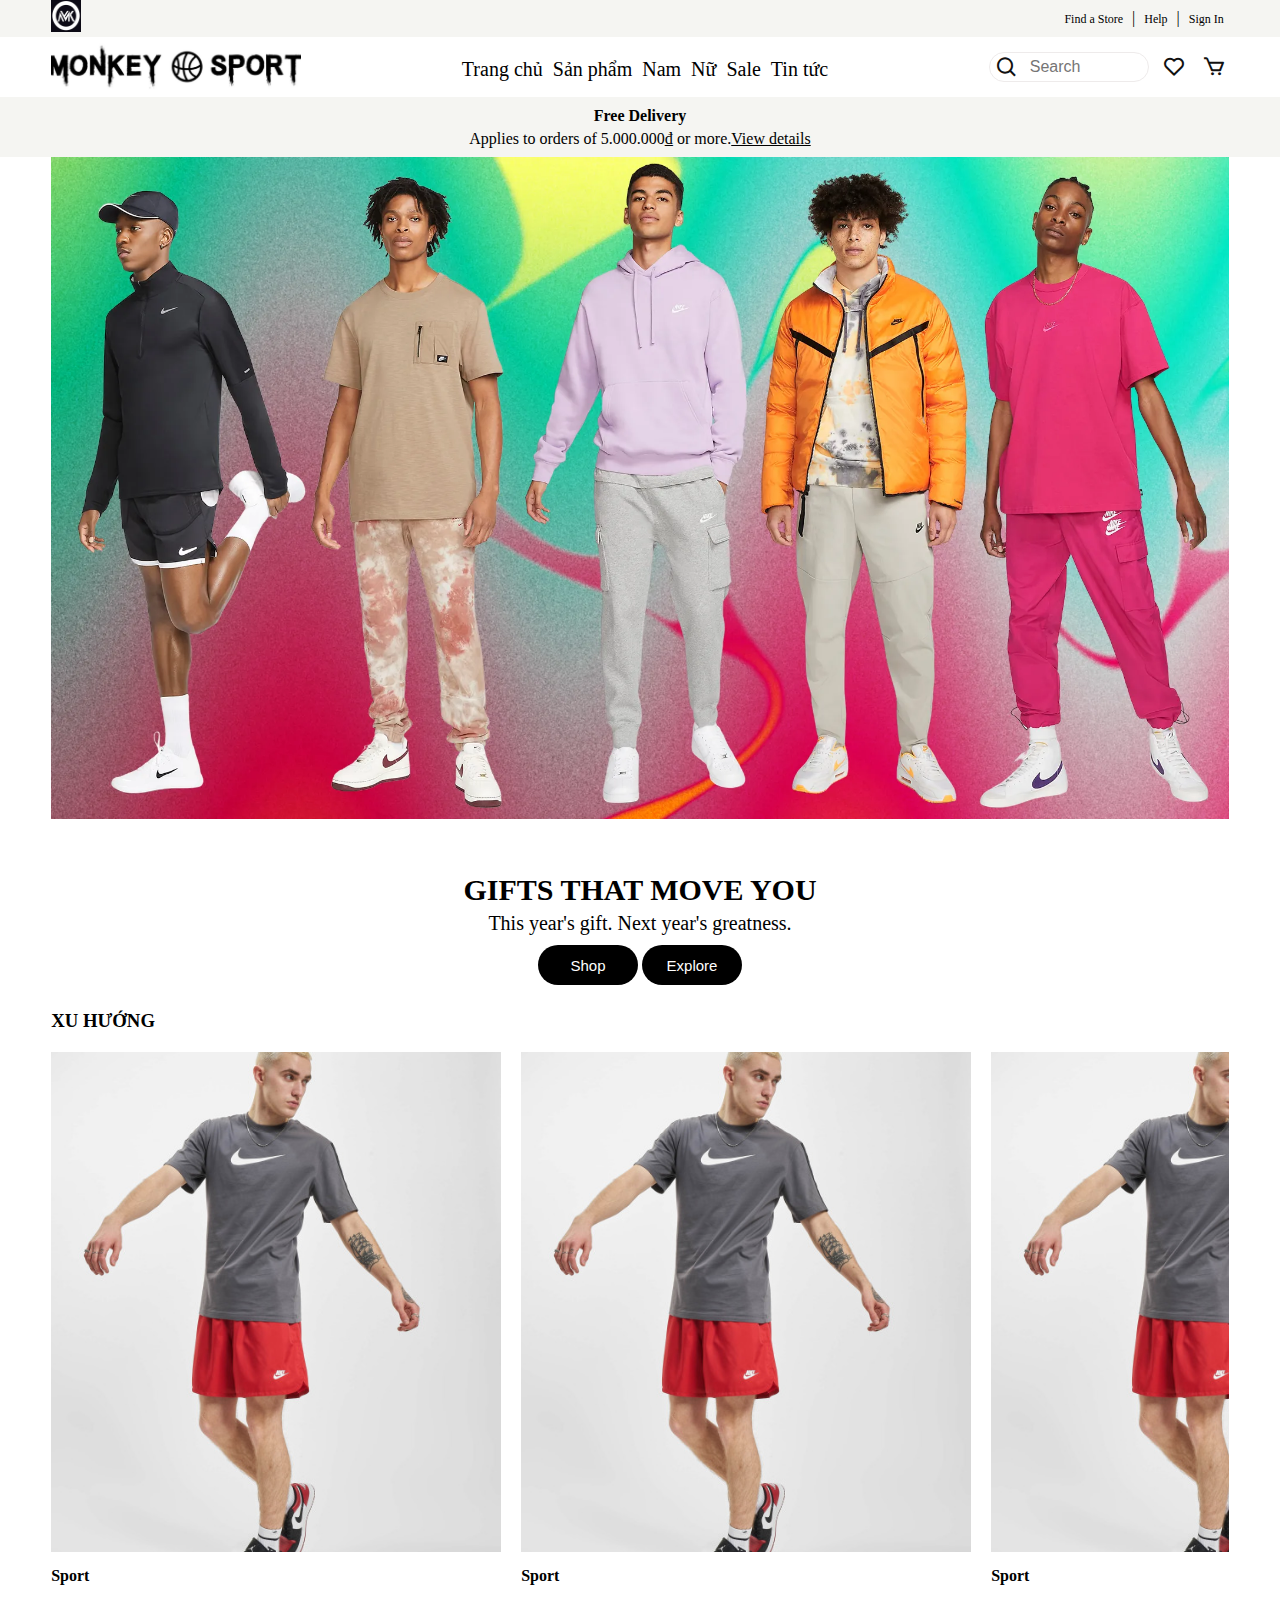
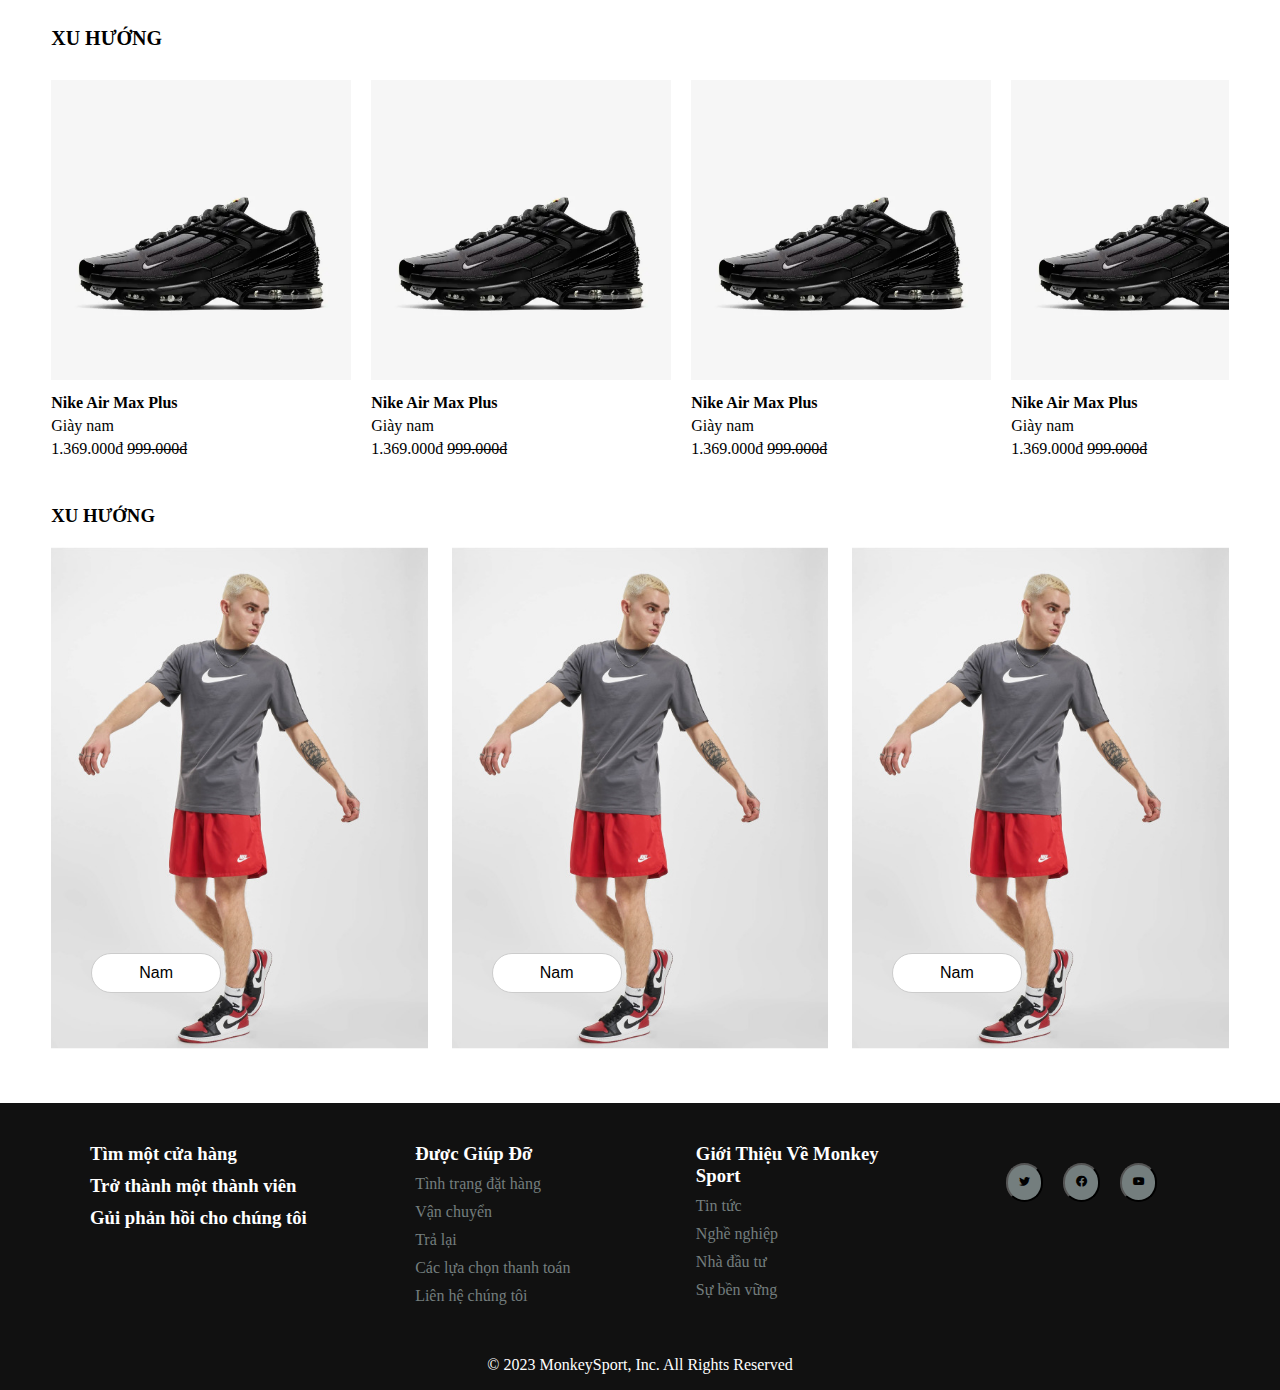
<file: index.html>
<!DOCTYPE html>
<html lang="en">
<head>
    <meta charset="UTF-8">
    <meta name="viewport" content="width=device-width, initial-scale=1.0">
    <link rel="shortcut icon" type="image/x-icon" href="assets\img\favicon.png">
    <link href='https://unpkg.com/boxicons@2.1.4/css/boxicons.min.css' rel='stylesheet'>
    <link rel="stylesheet" href="https://cdn.jsdelivr.net/npm/bootstrap-icons@1.11.1/font/bootstrap-icons.css">
    <link rel="stylesheet" href="css/index.css">
    <link rel="stylesheet" href="css/responsive.css">
    
    <title>Document</title>
</head>
<body>
    <div class="container">
      <header>
        <div class="logo-menu1" >
         <div class="logo1">
            <a href="index.html"><img src="images/logo1.jpg" alt=""></a> 
         </div>
        
         <div class="menu1">
             <ul> <a href=""><span>Find a Store</span></a>
                 <span>|</span>
             <a href=""><span>Help</span></a>
                 <span>|</span>
                 <a href=""><span>Sign In</span></a>
             </ul>
         </div>
       </div>
     </header>
      <div class="box-all">
      <div class="box-2-1-2" id="show">
        <div class="khung" id="show1">
          <div class="close">
          <button id="btn2">
            <i class="bi bi-x-lg"></i>
        </button>
         </div>
         <div style="height:50%;">
        <ul >
         <li><a href="#">Trang chủ  </a><button id="btn3"><i class="bi bi-chevron-right"></i></button></li>
         <li><a href="sanpham.html">Sản phẩm   </a><button id="btn4"><i class="bi bi-chevron-right"></i></button></li>
         <li><a href="#">Nam        </a><button id="btn5"><i class="bi bi-chevron-right"></i></button></li>
         <li><a href="#">Nữ         </a><button id="btn6"><i class="bi bi-chevron-right"></i></button></li>
         <li><a href="#">Sale       </a><button id="btn7"><i class="bi bi-chevron-right"></i></button></li>
         <li><a href="#">Tin tức    </a><button id="btn8"><i class="bi bi-chevron-right"></i></button></li>
         </ul>
        </div>
        <div>
            <p>Become a Nike Member for the best products, inspiration and stories in sport. <a href="">Learn more</a></p>
            <div class="nextt">
                <button class="button1">Shop</button>
                <button class="button1">Explore</button>
                </div>
        </div>
         <div class="logo1">
            <a href=""><img src="images/logo1.jpg" alt=""></a> 
         </div>
        </div>
        <div class="khung" id="show2">
          <div class="close">
          <button id="btn2-1"><i class="bi bi-chevron-left"></i></button>
         </div>
        <ul >
         <li><a href="#">home 1  </a></li>
         <li><a href="#">home 2   </a></li>
         </ul>
        </div>
      </div>
      </div>

<nav>
  <div class="auto92">
    <div class="logo2">
    <a href="index.html"><img src="images/logo2.jpg" alt=""></a>
    </div>
    
    <div class="box-2">
        <ul class="menu_index">
            <li class="menu_item">
            <a href="#" class="menu_link">Trang chủ</a>
            <div class="menu_child">
                <div class="menu_child-item">
                   <h4>Element</h4>
                   <ul class="menu_child-list">
                    <li><a href="">a</a></li>
                    <li><a href="">a</a></li>
                    <li><a href="">a</a></li>  
                    <li><a href="">a</a></li>
                    <li><a href="">a</a></li>
                   </ul>
                </div>
                <div class="menu_child-item">
                    <h4>Element</h4>
                  <ul class="menu_child-list">
                     <li><a href="">b</a></li>
                     <li><a href="">b</a></li>
                     <li><a href="">b</a></li>  
                     <li><a href="">b</a></li>
                     <li><a href="">b</a></li>
                  </ul>
                 </div>
                 <div class="menu_child-item">
                    <h4>Element</h4>
                    <ul class="menu_child-list">
                     <li><a href="">c</a></li>
                     <li><a href="">c</a></li>
                     <li><a href="">c</a></li>  
                     <li><a href="">c</a></li>
                     <li><a href="">c</a></li>
                    </ul>
                 </div>
                 <div class="menu_child-item">
                    <h4>Element</h4>
                    <ul class="menu_child-list">
                     <li><a href="">d</a></li>
                     <li><a href="">d</a></li>
                     <li><a href="">d</a></li>  
                     <li><a href="">d</a></li>
                     <li><a href="">d</a></li>
                    </ul>
                 </div>
   
            </div>
            </li>
            <li class="menu_item"><a class="menu_link" href="sanpham.html" >Sản phẩm </a></li>
            <li class="menu_item"><a class="menu_link" href="#">Nam</a></li>
            <li class="menu_item"><a class="menu_link" href="#">Nữ</a></li>
            <li class="menu_item"><a class="menu_link" href="#">Sale</a></li>
            <li class="menu_item"><a class="menu_link" href="#">Tin tức</a></li>
        </ul>
    </div>

   
    <div class="box-3">
        <div class="search_bar">
          <div class="timkiem">
            <form action="#">
                <button type="submit"><i class="bx bx-search"></i></button>
                <input placeholder="Search" type="text">
            </form>
          </div>
          <div class="giohang">
            <div class="iconhiden">
              <a href="#"><i class="bx bx-search"></i></a>
            </div>
          <div class="icon">
            <div class="iconshow">
            <a href="#"><i class="bx bx-heart"></i></a>
            </div>
          </div>
          <div class="icon">
        
            <a href="#"> <i class="bx bx-cart"></i></a>
          </div>
          <div class="pd10">
          <div class="box box-2-1">
            <button id="btn1">
                <div class="bagach"></div>
                <div class="bagach"></div>
                <div class="bagach"></div>
               
            </button>
          
        </div>
    </div>
       </div>
        </div>
    </div>
</nav >
<div class="mainall" >
<div class="content">
    <h4>Free Delivery</h4>
    <p>Applies to orders of 5.000.000₫ or more.<a href="">View details</a></p>
</div>
<div class="banner">
    <img src="images/banner.webp" alt="" >
</div>
<div class="content2">
    <h1>GIFTS THAT MOVE YOU</h1>
    <p>This year's gift. Next year's greatness.</p>
    <div class="nextt">
    <button class="button1">Shop</button>
    <button class="button1">Explore</button>
    </div>
</div>
<main>
    <h3>XU HƯỚNG</h3>
    <div class="dacsac">
        <div class="boxa">
            <a href="ctsp.html"><img src="images/sanphamnam.jpg" alt=""></a>
            <div class="boxname">
            <h4>
               Sport
            </h4>
            </div>
        </div>
        <div class="boxa">
            <img src="images/sanphamnam.jpg" alt="">
            <div class="boxname">
            <h4>
               Sport
            </h4>
            </div>
        </div>
        <div class="boxa">
            <img src="images/sanphamnam.jpg" alt="">
            <div class="boxname">
            <h4>
               Sport
            </h4>
            </div>
        </div>
       
    </div>
</main>
<main>
  <div class="new">
<h3>XU HƯỚNG</h3>
<div class="trending">
      <div class="col1">
        <a href="ctsp.html"><img src="images\disuwww5uxkqulu2aivh.webp" alt=""></a>
          
          <h4>Nike Air Max Plus </h4>
          <p>Giày nam</p>
          <div class="price">
          <p>1.369.000đ <del>999.000đ</del></p>
          </div>
        </div>
        <div class="col1">
            <img src="images\disuwww5uxkqulu2aivh.webp" alt="">
            <h4>Nike Air Max Plus </h4>
            <p>Giày nam</p>
            <div class="price">
            <p>1.369.000đ <del>999.000đ</del></p>
            </div>
          </div>
          <div class="col1">
            <img src="images\disuwww5uxkqulu2aivh.webp" alt="">
            <h4>Nike Air Max Plus </h4>
            <p>Giày nam</p>
            <div class="price">
            <p>1.369.000đ <del>999.000đ</del></p>
            </div>
          </div>
          <div class="col1">
            <img src="images\disuwww5uxkqulu2aivh.webp" alt="">
            <h4>Nike Air Max Plus </h4>
            <p>Giày nam</p>
            <div class="price">
            <p>1.369.000đ <del>999.000đ</del></p>
            </div>
          </div>
          <div class="col1">
            <img src="images\disuwww5uxkqulu2aivh.webp" alt="">
            <h4>Nike Air Max Plus </h4>
            <p>Giày nam</p>
            <div class="price">
            <p>1.369.000đ <del>999.000đ</del></p>
            </div>
          </div>
        <div class="col1">
            <img src="images\disuwww5uxkqulu2aivh.webp" alt="">
            <h4>Nike Air Max Plus </h4>
            <p>Giày nam</p>
            <div class="price">
            <p>1.369.000đ <del>999.000đ</del></p>
            </div>
          </div>
          <div class="col1">
            <img src="images\disuwww5uxkqulu2aivh.webp" alt="">
            <h4>Nike Air Max Plus </h4>
            <p>Giày nam</p>
            <div class="price">
            <p>1.369.000đ <del>999.000đ</del></p>
            </div>
          </div>
          <div class="col1">
            <img src="images\disuwww5uxkqulu2aivh.webp" alt="">
            <h4>Nike Air Max Plus </h4>
            <p>Giày nam</p>
            <div class="price">
            <p>1.369.000đ <del>999.000đ</del></p>
            </div>
          </div>
          <div class="col1">
            <img src="images\disuwww5uxkqulu2aivh.webp" alt="">
            <h4>Nike Air Max Plus </h4>
            <p>Giày nam</p>
            <div class="price">
            <p>1.369.000đ <del>999.000đ</del></p>
            </div>
          </div>
      </div>
      
      
</main>
<main>
    <h3>XU HƯỚNG</h3>
    <div class="chuy">
        <div class="boxb">
            <img src="images/sanphamnam.jpg" alt="">
            <div class="boxname">
           <button class="btn_danhmuc">Nam</button>
            </div>
        </div>
        <div class="boxb">
            <img src="images/sanphamnam.jpg" alt="">
            <div class="boxname">
                <button class="btn_danhmuc">Nam</button>
            </div>
        </div>
        <div class="boxb">
            <img src="images/sanphamnam.jpg" alt="">
            <div class="boxname">
                <button class="btn_danhmuc">Nam</button>
            </div>
        </div>
       
    </div>
</main>
</div>
<footer>
    
    <div class="thongtin" >
        
    <div class="thongtin1">
        <h3>Tìm một cửa hàng</h3>
        <h3>Trở thành một thành viên</h3>
        <h3>Gủi phản hồi cho chúng tôi</h3>
      </div>
      <div class="thongtin1">
        <h3>Được Giúp Đỡ</h3>
        <li><a href="">Tình trạng đặt hàng</a></li>
        <li><a href="">Vận chuyển</a></li>
        <li><a href="">Trả lại</a></li>
        <li><a href="">Các lựa chọn thanh toán</a></li>
        <li><a href="">Liên hệ chúng tôi</a></li>
      </div>
      <div class="thongtin1">
        <h3>Giới Thiệu Về Monkey <br>Sport</h3>
        <li><a href="">Tin tức</a></li>
        <li><a href="">Nghề nghiệp</a></li>
        <li><a href="">Nhà đầu tư</a></li>
        <li><a href="">Sự bền vững</a></li>
      </div>
      <div class="thongtin1">
        <div class="icon2">
          <button><i class="bx bxl-twitter"></i></button>
          <button><i class="bx bxl-facebook-circle"></i></button>
          <button><i class="bx bxl-youtube"></i></button>
        </div>
      </div>
    </div>
    <div class="footercon">
    <p>© 2023 MonkeySport, Inc. All Rights Reserved</p>
    </div>

</footer>
<script src="https://code.jquery.com/jquery-3.7.1.js"></script>
<script>
  $(document).ready(function() {
    $(window).scroll(function() {
    if($(this).scrollTop()>37) {
    $('nav').addClass('sticky');
    }
    else{
    $('nav').removeClass('sticky');
    }
    });
    });
</script>
   <script src="js/menu.js"></script>
</body>
</html>
</file>
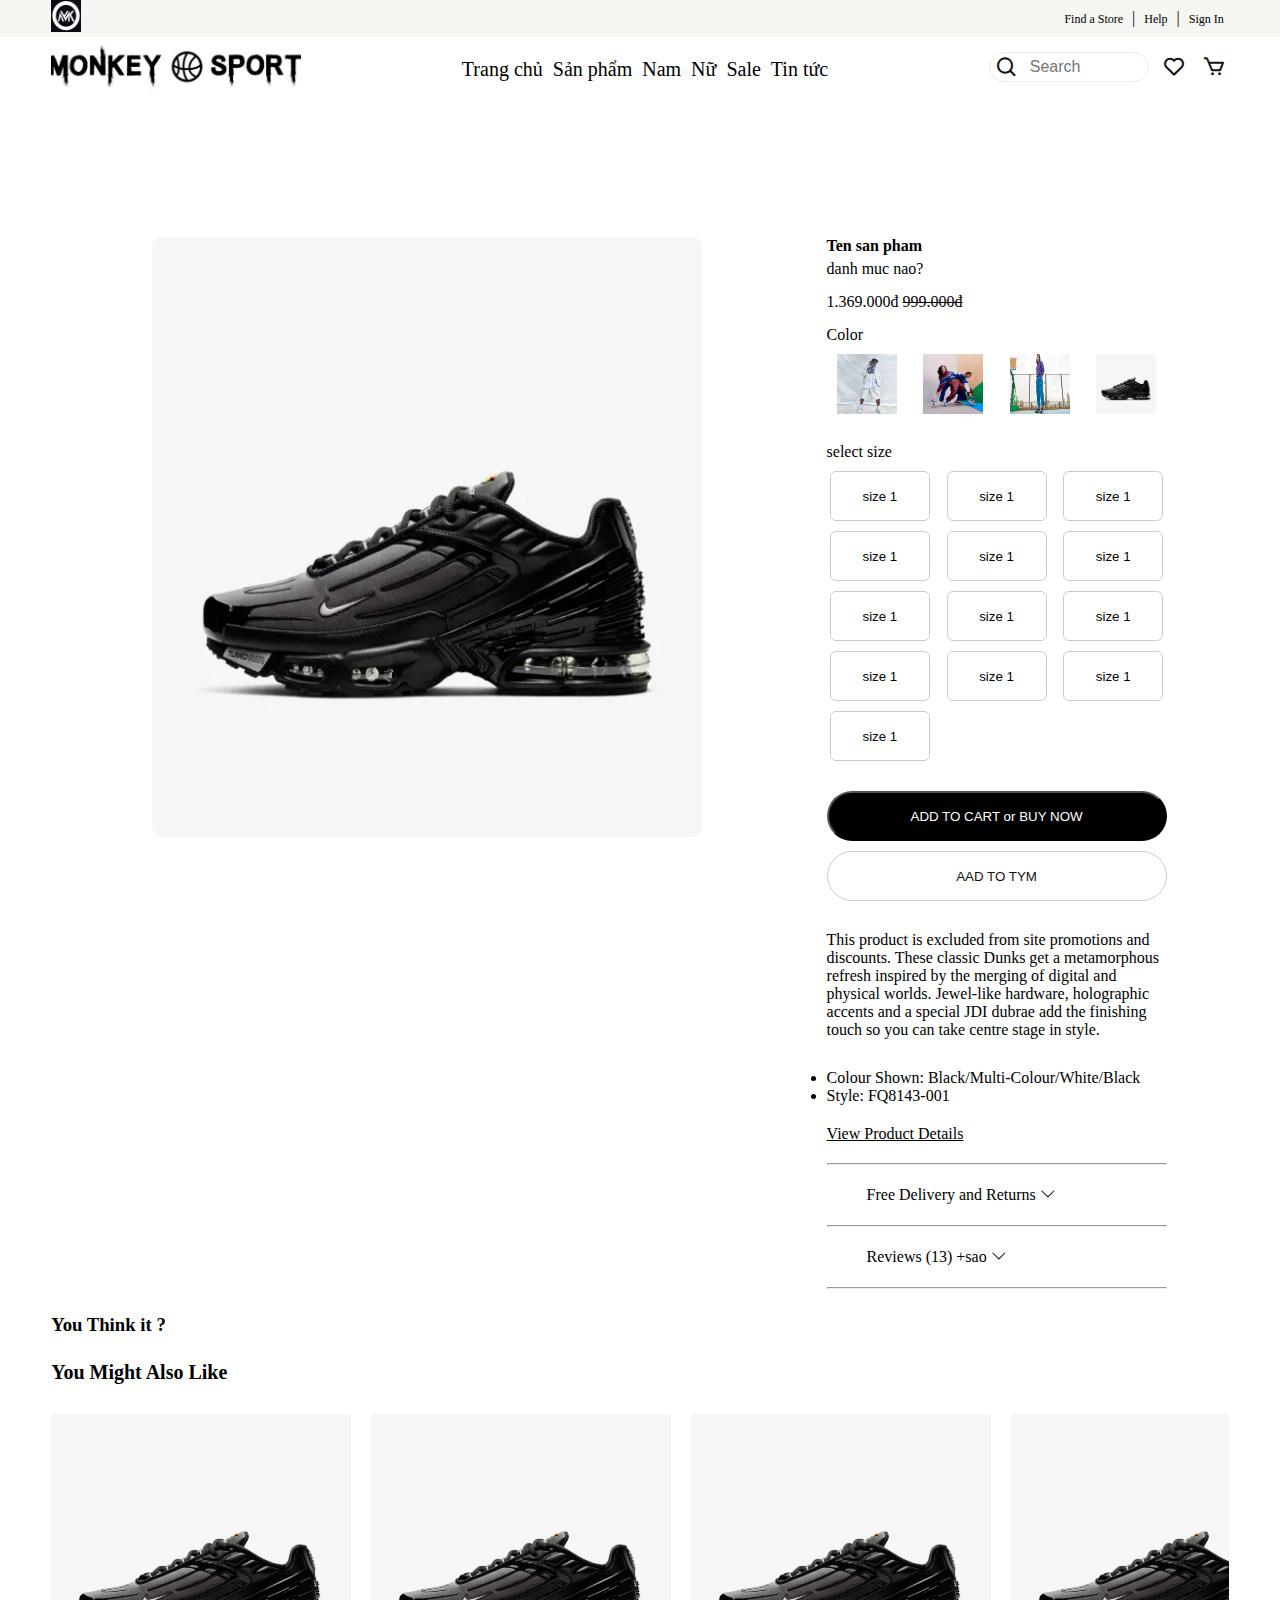
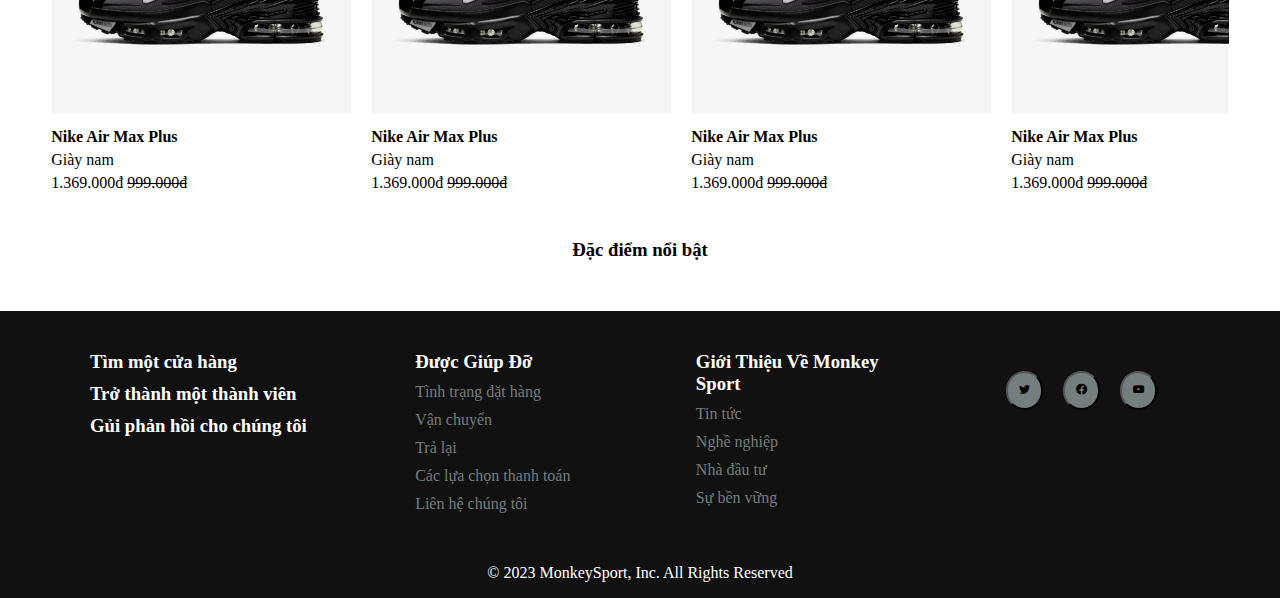
<file: ctsp.html>
<!DOCTYPE html>
<html lang="en">
<head>
    <meta charset="UTF-8">
    <meta name="viewport" content="width=device-width, initial-scale=1.0">
    <link rel="shortcut icon" type="image/x-icon" href="assets\img\favicon.png">
    <link href='https://unpkg.com/boxicons@2.1.4/css/boxicons.min.css' rel='stylesheet'>
    <link rel="stylesheet" href="https://cdn.jsdelivr.net/npm/bootstrap-icons@1.11.1/font/bootstrap-icons.css">
    <link rel="stylesheet" href="css/index.css">
    <link rel="stylesheet" href="css/responsive.css">
    
    <title>Document</title>
</head>
<body>
    <div class="container">
      <div class="box-all">
      <div class="box-2-1-2" id="show">
        <div class="khung" id="show1">
          <div class="close">
          <button id="btn2">
            <i class="bi bi-x-lg"></i>
        </button>
         </div>
         <div style="height:50%;">
        <ul >
         <li><a href="#">Trang chủ  </a><button id="btn3"><i class="bi bi-chevron-right"></i></button></li>
         <li><a href="#">Sản phẩm   </a><button id="btn4"><i class="bi bi-chevron-right"></i></button></li>
         <li><a href="#">Nam        </a><button id="btn5"><i class="bi bi-chevron-right"></i></button></li>
         <li><a href="#">Nữ         </a><button id="btn6"><i class="bi bi-chevron-right"></i></button></li>
         <li><a href="#">Sale       </a><button id="btn7"><i class="bi bi-chevron-right"></i></button></li>
         <li><a href="#">Tin tức    </a><button id="btn8"><i class="bi bi-chevron-right"></i></button></li>
         </ul>
        </div>
        <div>
            <p>Become a Nike Member for the best products, inspiration and stories in sport. <a href="">Learn more</a></p>
            <div class="nextt">
                <button class="button1">Shop</button>
                <button class="button1">Explore</button>
                </div>
        </div>
         <div class="logo1">
            <a href=""><img src="images/logo1.jpg" alt=""></a> 
         </div>
        </div>
        <div class="khung" id="show2">
          <div class="close">
          <button id="btn2-1"><i class="bi bi-chevron-left"></i></button>
         </div>
        <ul >
         <li><a href="#">home 1  </a></li>
         <li><a href="#">home 2   </a></li>
         </ul>
        </div>
      </div>
      </div>
<header>
   <div class="logo-menu1" >
    <div class="logo1">
       <a href="duyindex.html"><img src="images/logo1.jpg" alt=""></a> 
    </div>
   
    <div class="menu1">
        <ul> <a href=""><span>Find a Store</span></a>
            <span>|</span>
        <a href=""><span>Help</span></a>
            <span>|</span>
            <a href=""><span>Sign In</span></a>
        </ul>
    </div>
  </div>
</header>
<nav>
  <div class="auto92">
    <div class="logo2">
    <a href="duyindex.html"><img src="images/logo2.jpg" alt=""></a>
    </div>
    
    <div class="box-2">
        <ul class="menu_index">
            <li class="menu_item">
            <a href="#" class="menu_link">Trang chủ</a>
            <div class="menu_child">
                <div class="menu_child-item">
                   <h4>Element</h4>
                   <ul class="menu_child-list">
                    <li><a href="">a</a></li>
                    <li><a href="">a</a></li>
                    <li><a href="">a</a></li>  
                    <li><a href="">a</a></li>
                    <li><a href="">a</a></li>
                   </ul>
                </div>
                <div class="menu_child-item">
                    <h4>Element</h4>
                  <ul class="menu_child-list">
                     <li><a href="">b</a></li>
                     <li><a href="">b</a></li>
                     <li><a href="">b</a></li>  
                     <li><a href="">b</a></li>
                     <li><a href="">b</a></li>
                  </ul>
                 </div>
                 <div class="menu_child-item">
                    <h4>Element</h4>
                    <ul class="menu_child-list">
                     <li><a href="">c</a></li>
                     <li><a href="">c</a></li>
                     <li><a href="">c</a></li>  
                     <li><a href="">c</a></li>
                     <li><a href="">c</a></li>
                    </ul>
                 </div>
                 <div class="menu_child-item">
                    <h4>Element</h4>
                    <ul class="menu_child-list">
                     <li><a href="">d</a></li>
                     <li><a href="">d</a></li>
                     <li><a href="">d</a></li>  
                     <li><a href="">d</a></li>
                     <li><a href="">d</a></li>
                    </ul>
                 </div>
   
            </div>
            </li>
            <li class="menu_item"><a class="menu_link" href="#" >Sản phẩm </a></li>
            <li class="menu_item"><a class="menu_link" href="#">Nam</a></li>
            <li class="menu_item"><a class="menu_link" href="#">Nữ</a></li>
            <li class="menu_item"><a class="menu_link" href="#">Sale</a></li>
            <li class="menu_item"><a class="menu_link" href="#">Tin tức</a></li>
        </ul>
    </div>

   
    <div class="box-3">
        <div class="search_bar">
          <div class="timkiem">
            <form action="#">
                <button type="submit"><i class="bx bx-search"></i></button>
                <input placeholder="Search" type="text">
            </form>
          </div>
          <div class="giohang">
            <div class="iconhiden">
              <a href="#"><i class="bx bx-search"></i></a>
            </div>
          <div class="icon">
            <div class="iconshow">
            <a href="#"><i class="bx bx-heart"></i></a>
            </div>
          </div>
          <div class="icon">
        
            <a href="#"> <i class="bx bx-cart"></i></a>
          </div>
          <div class="pd10">
          <div class="box box-2-1">
            <button id="btn1">
                <div class="bagach"></div>
                <div class="bagach"></div>
                <div class="bagach"></div>
               
            </button>
          
        </div>
    </div>
       </div>
        </div>
    </div>
</nav>

<main>
  <div class="main_ctsp">
 <div class="img_sp">
<img src="images/disuwww5uxkqulu2aivh.webp" alt="">
 </div>
 <div class="ttsp">
  <h4>Ten san pham</h4>
  <p>danh muc nao?</p>
  <p>1.369.000đ <del>999.000đ</del></p>
  <p>Color</p>
   <div class="color">
    <div class="color1"><img src="images/sanphammoi1.jpeg" alt=""></div>
    <div class="color2"><img src="images/sanphammoi2.jpg" alt=""></div>
    <div class="color3"><img src="images/sanphammoi3.jpg" alt=""></div>
    <div class="color4"><img src="images/disuwww5uxkqulu2aivh.webp" alt=""></div>

   </div>
<div class="size">
  <p>select size</p>
<form action="">
  <input type="button" value="size 1">
  <input type="button" value="size 1">
  <input type="button" value="size 1">
  <input type="button" value="size 1">
  <input type="button" value="size 1">
  <input type="button" value="size 1">
  <input type="button" value="size 1">
  <input type="button" value="size 1">
  <input type="button" value="size 1">
  <input type="button" value="size 1">
  <input type="button" value="size 1">
  <input type="button" value="size 1">
  <input type="button" value="size 1">

</form>
<div class="buyortym">
<input type="submit" value="ADD TO CART or BUY NOW">
<input type="button" value="AAD TO TYM">
<p>This product is excluded from site promotions and discounts.
These classic Dunks get a metamorphous refresh inspired by the merging of digital and physical worlds. Jewel-like hardware, holographic accents and a special JDI dubrae add the finishing touch so you can take centre stage in style.</p>

</div>
<div class="danh_gia">
<li>Colour Shown: Black/Multi-Colour/White/Black</li>
<li>Style: FQ8143-001</li>
<a href="">View Product Details</a>
<hr>
 <ul class="ul_danhgia">
<li class="lisx">
  <div id="btn_lisx_down">
    Free Delivery and Returns
    <i class="bi bi-chevron-down"></i>
 
</div>
<div id="btn_lisx_up">
  Free Delivery and Returns
  <i   class="bi bi-chevron-up"></i>
</div>
  <div class="sx" id=lisx>
    <ul class="sx-ul">
     <p>Your order of 5.000.000₫ or more gets free standard delivery.</p>
     <li>Standard delivered 4-5 Business Days</li>
      <li>Express delivered 2-4 Business Days</li>
      <p>Orders are processed and delivered Monday-Friday (excluding public holidays) </p>
      <p> Nike Members enjoy <a href="">free returns.</a></p>
    </ul>
  </div>
</li>
</ul>

<hr>
<ul class="ul_danhgia">
  <li class="lisx">
    <div id="btn_lisx_down">
      Reviews (13) +sao
      <i class="bi bi-chevron-down"></i>
   
  </div>
  <div id="btn_lisx_up">
    Reviews (13) +sao
    <i   class="bi bi-chevron-up"></i>
  </div>
    <div class="sx" id=lisx>
      <ul class="sx-ul">
      <li>ak</li>
     <p>Good + time +sao + noidung</p>
      </ul>
    </div>
  </li>
  </ul>
<hr>
</div>
</div>
 </div>
 

</div>
</main>
<main>
  <h3>You Think it ?</h3>
<!--   <script src="https://ajax.googleapis.com/ajax/libs/jquery/3.5.1/jquery.min.js"></script>
 -->  <!-- <script>
    $(document).ready(function(){
    $("#binhluan").load("view/binhluan/binhluanform.php", {idpro: <?=$id?>});
    });
    </script> -->
    
</main>
<main>
  <div class="new">
<h3>You Might Also Like</h3>
<div class="trending">
      <div class="col1">
        <a href="ctsp.html"><img src="images\disuwww5uxkqulu2aivh.webp" alt=""></a>
          
          <h4>Nike Air Max Plus </h4>
          <p>Giày nam</p>
          <div class="price">
          <p>1.369.000đ <del>999.000đ</del></p>
          </div>
        </div>
        <div class="col1">
            <img src="images\disuwww5uxkqulu2aivh.webp" alt="">
            <h4>Nike Air Max Plus </h4>
            <p>Giày nam</p>
            <div class="price">
            <p>1.369.000đ <del>999.000đ</del></p>
            </div>
          </div>
          <div class="col1">
            <img src="images\disuwww5uxkqulu2aivh.webp" alt="">
            <h4>Nike Air Max Plus </h4>
            <p>Giày nam</p>
            <div class="price">
            <p>1.369.000đ <del>999.000đ</del></p>
            </div>
          </div>
          <div class="col1">
            <img src="images\disuwww5uxkqulu2aivh.webp" alt="">
            <h4>Nike Air Max Plus </h4>
            <p>Giày nam</p>
            <div class="price">
            <p>1.369.000đ <del>999.000đ</del></p>
            </div>
          </div>
          <div class="col1">
            <img src="images\disuwww5uxkqulu2aivh.webp" alt="">
            <h4>Nike Air Max Plus </h4>
            <p>Giày nam</p>
            <div class="price">
            <p>1.369.000đ <del>999.000đ</del></p>
            </div>
          </div>
        <div class="col1">
            <img src="images\disuwww5uxkqulu2aivh.webp" alt="">
            <h4>Nike Air Max Plus </h4>
            <p>Giày nam</p>
            <div class="price">
            <p>1.369.000đ <del>999.000đ</del></p>
            </div>
          </div>
          <div class="col1">
            <img src="images\disuwww5uxkqulu2aivh.webp" alt="">
            <h4>Nike Air Max Plus </h4>
            <p>Giày nam</p>
            <div class="price">
            <p>1.369.000đ <del>999.000đ</del></p>
            </div>
          </div>
          <div class="col1">
            <img src="images\disuwww5uxkqulu2aivh.webp" alt="">
            <h4>Nike Air Max Plus </h4>
            <p>Giày nam</p>
            <div class="price">
            <p>1.369.000đ <del>999.000đ</del></p>
            </div>
          </div>
          <div class="col1">
            <img src="images\disuwww5uxkqulu2aivh.webp" alt="">
            <h4>Nike Air Max Plus </h4>
            <p>Giày nam</p>
            <div class="price">
            <p>1.369.000đ <del>999.000đ</del></p>
            </div>
          </div>
      </div>
      
      
</main>
<main>
  <h3 style="text-align: center;">Đặc điểm nổi bật</h3>
    
</main>
<footer>
    
    <div class="thongtin" >
        
    <div class="thongtin1">
        <h3>Tìm một cửa hàng</h3>
        <h3>Trở thành một thành viên</h3>
        <h3>Gủi phản hồi cho chúng tôi</h3>
      </div>
      <div class="thongtin1">
        <h3>Được Giúp Đỡ</h3>
        <li><a href="">Tình trạng đặt hàng</a></li>
        <li><a href="">Vận chuyển</a></li>
        <li><a href="">Trả lại</a></li>
        <li><a href="">Các lựa chọn thanh toán</a></li>
        <li><a href="">Liên hệ chúng tôi</a></li>
      </div>
      <div class="thongtin1">
        <h3>Giới Thiệu Về Monkey <br>Sport</h3>
        <li><a href="">Tin tức</a></li>
        <li><a href="">Nghề nghiệp</a></li>
        <li><a href="">Nhà đầu tư</a></li>
        <li><a href="">Sự bền vững</a></li>
      </div>
      <div class="thongtin1">
        <div class="icon2">
          <button><i class="bx bxl-twitter"></i></button>
          <button><i class="bx bxl-facebook-circle"></i></button>
          <button><i class="bx bxl-youtube"></i></button>
        </div>
      </div>
    </div>
    <div class="footercon">
    <p>© 2023 MonkeySport, Inc. All Rights Reserved</p>
    </div>

</footer>
<script src="https://code.jquery.com/jquery-3.7.1.js"></script>
<script>
  $(document).ready(function() {
    $(window).scroll(function() {
    if($(this).scrollTop()) {
    $('nav').addClass('sticky');
    }else{
    $('nav').removeClass('sticky');
    }
    });
    });
  $(document).ready(function() {
    $(window).scroll(function() {
    if($(this).scrollTop()) {
    $('summary').addClass('sticky_2');
    }else{
    $('summary').removeClass('sticky_2');
    }
    });
    });
</script>
   <script src="js/menu.js"></script>
</body>
</html>
</file>
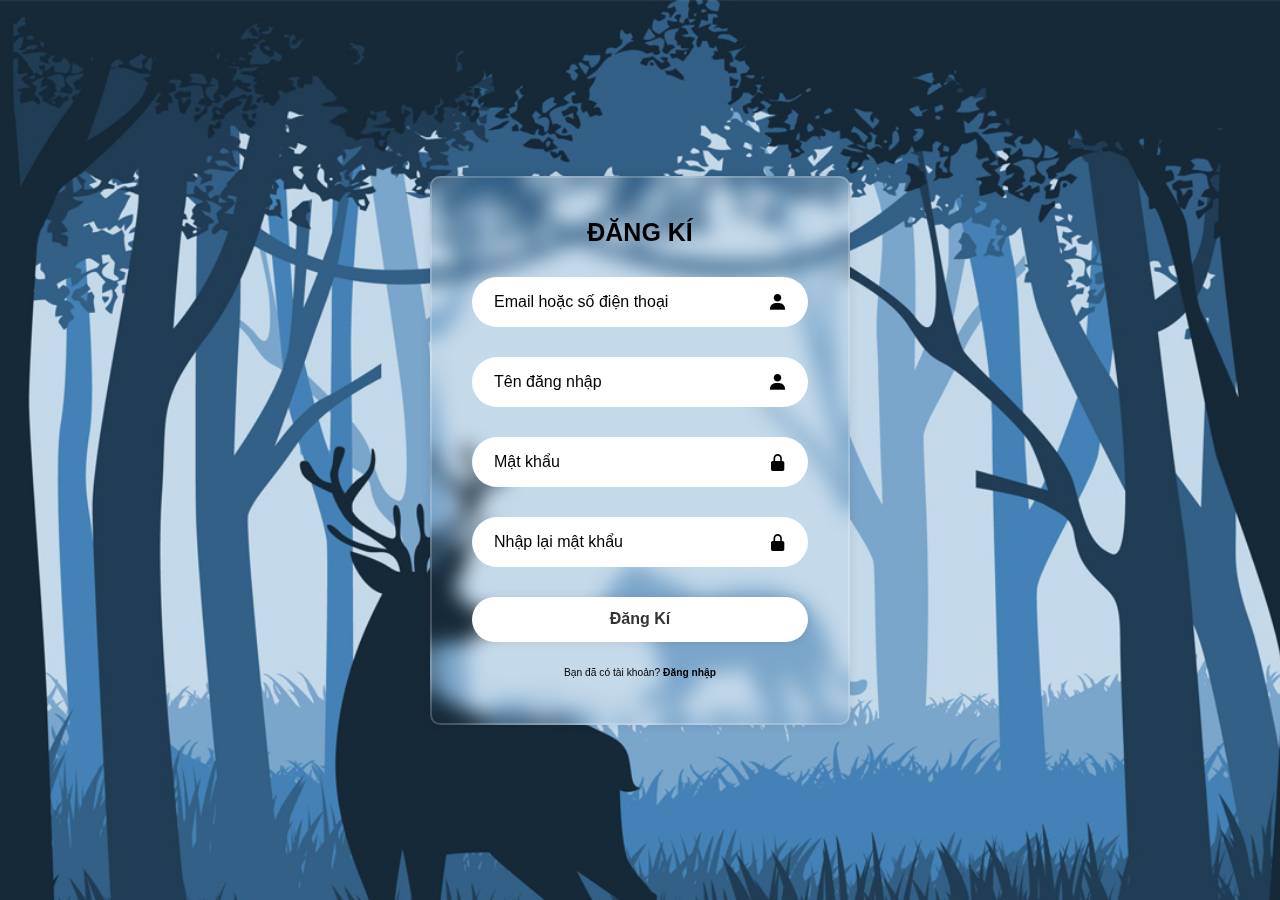
<file: dangki.html>
<!DOCTYPE html>
<html lang="en">
<head>
  <meta charset="UTF-8">
  <meta name="viewport" content="width=device-width, initial-scale=1.0" >
  <title>Document</title> <link rel="stylesheet" href="css/style.css">
</head>
<body>
  <!DOCTYPE html>
<html lang="en">
<head>
    <meta charset="UTF-8">
    <meta name="viewport" content="width=device-width, initial-scale=1.0">
    <title>User</title>
    <link rel="stylesheet" href="css/index.css">
    <link href='https://unpkg.com/boxicons@2.1.4/css/boxicons.min.css' rel='stylesheet'>

</head>
<body>
    <div class="login">
    <form action="">
      <h5>ĐĂNG KÍ</h5>
      <div class="lo1">
        <input type="text" placeholder="Email hoặc số điện thoại" required>
        <i class='bx bxs-user'></i>
      </div>
      <div class="lo1">
        <input type="text" placeholder="Tên đăng nhập" required>
        <i class='bx bxs-user'></i>
      </div>
      <div class="lo1">
        <input type="password" placeholder="Mật khẩu" required>
        <i class='bx bxs-lock-alt' ></i>
      </div>
      <div class="lo1">
        <input type="password" placeholder="Nhập lại mật khẩu" required>
        <i class='bx bxs-lock-alt' ></i>
      </div>

    
      <button type="submit" class="btn">Đăng Kí</button>
      <div class="lo2">
        <p>Bạn đã có tài khoản? <a href="dangnhap.html">Đăng nhập</a></p>
      </div>
    </form>
  </div>
  
</html>
</body>
</html>
</file>
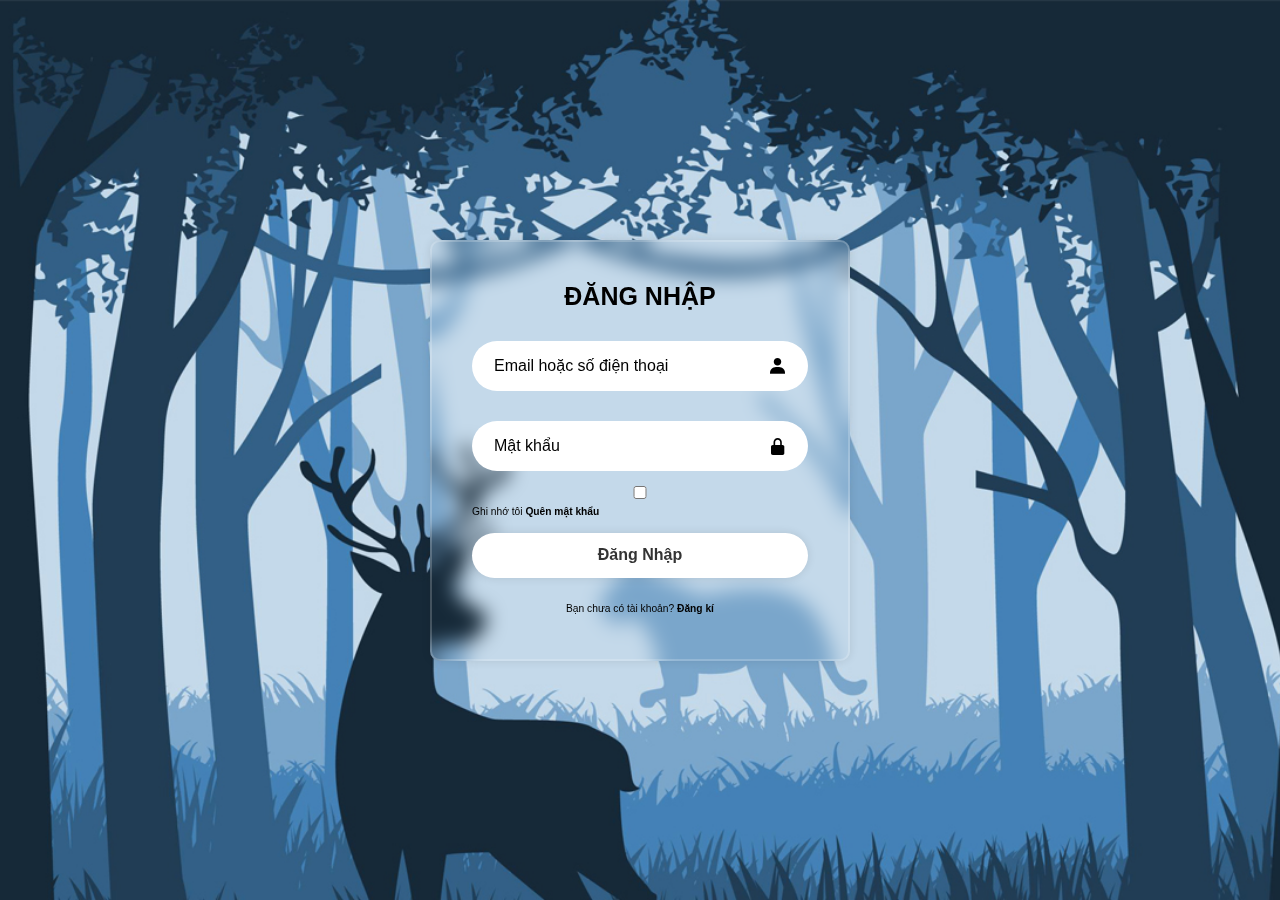
<file: dangnhap.html>
<!DOCTYPE html>
<html lang="en">
<head>
  <meta charset="UTF-8">
  <meta name="viewport" content="width=device-width, initial-scale=1.0" >
  <title>Document</title> <link rel="stylesheet" href="css/style.css">
</head>
<body>
  <!DOCTYPE html>
<html lang="en">
<head>
    <meta charset="UTF-8">
    <meta name="viewport" content="width=device-width, initial-scale=1.0">
    <title>User</title>
    <link rel="stylesheet" href="css/index.css">
    <link href='https://unpkg.com/boxicons@2.1.4/css/boxicons.min.css' rel='stylesheet'>

</head>
<body>
    <div class="login">
    <form action="">
      <h5>ĐĂNG NHẬP</h5>
      <div class="lo1">
        <input type="text" placeholder="Email hoặc số điện thoại" required>
        <i class='bx bxs-user'></i>
      </div>
      <div class="lo1">
        <input type="password" placeholder="Mật khẩu" required>
        <i class='bx bxs-lock-alt' ></i>
      </div>
      <div class="remember">
        <label><input type="checkbox">Ghi nhớ tôi  </label>
        <a href="#">Quên mật khẩu</a>
      </div>
      <button type="submit" class="btn">Đăng Nhập</button>
      <div class="lo2">
        <p>Bạn chưa có tài khoản? <a href="dangki.html">Đăng kí</a></p>
      </div>
    </form>
  </div>
</html>
</body>
</html>
</file>
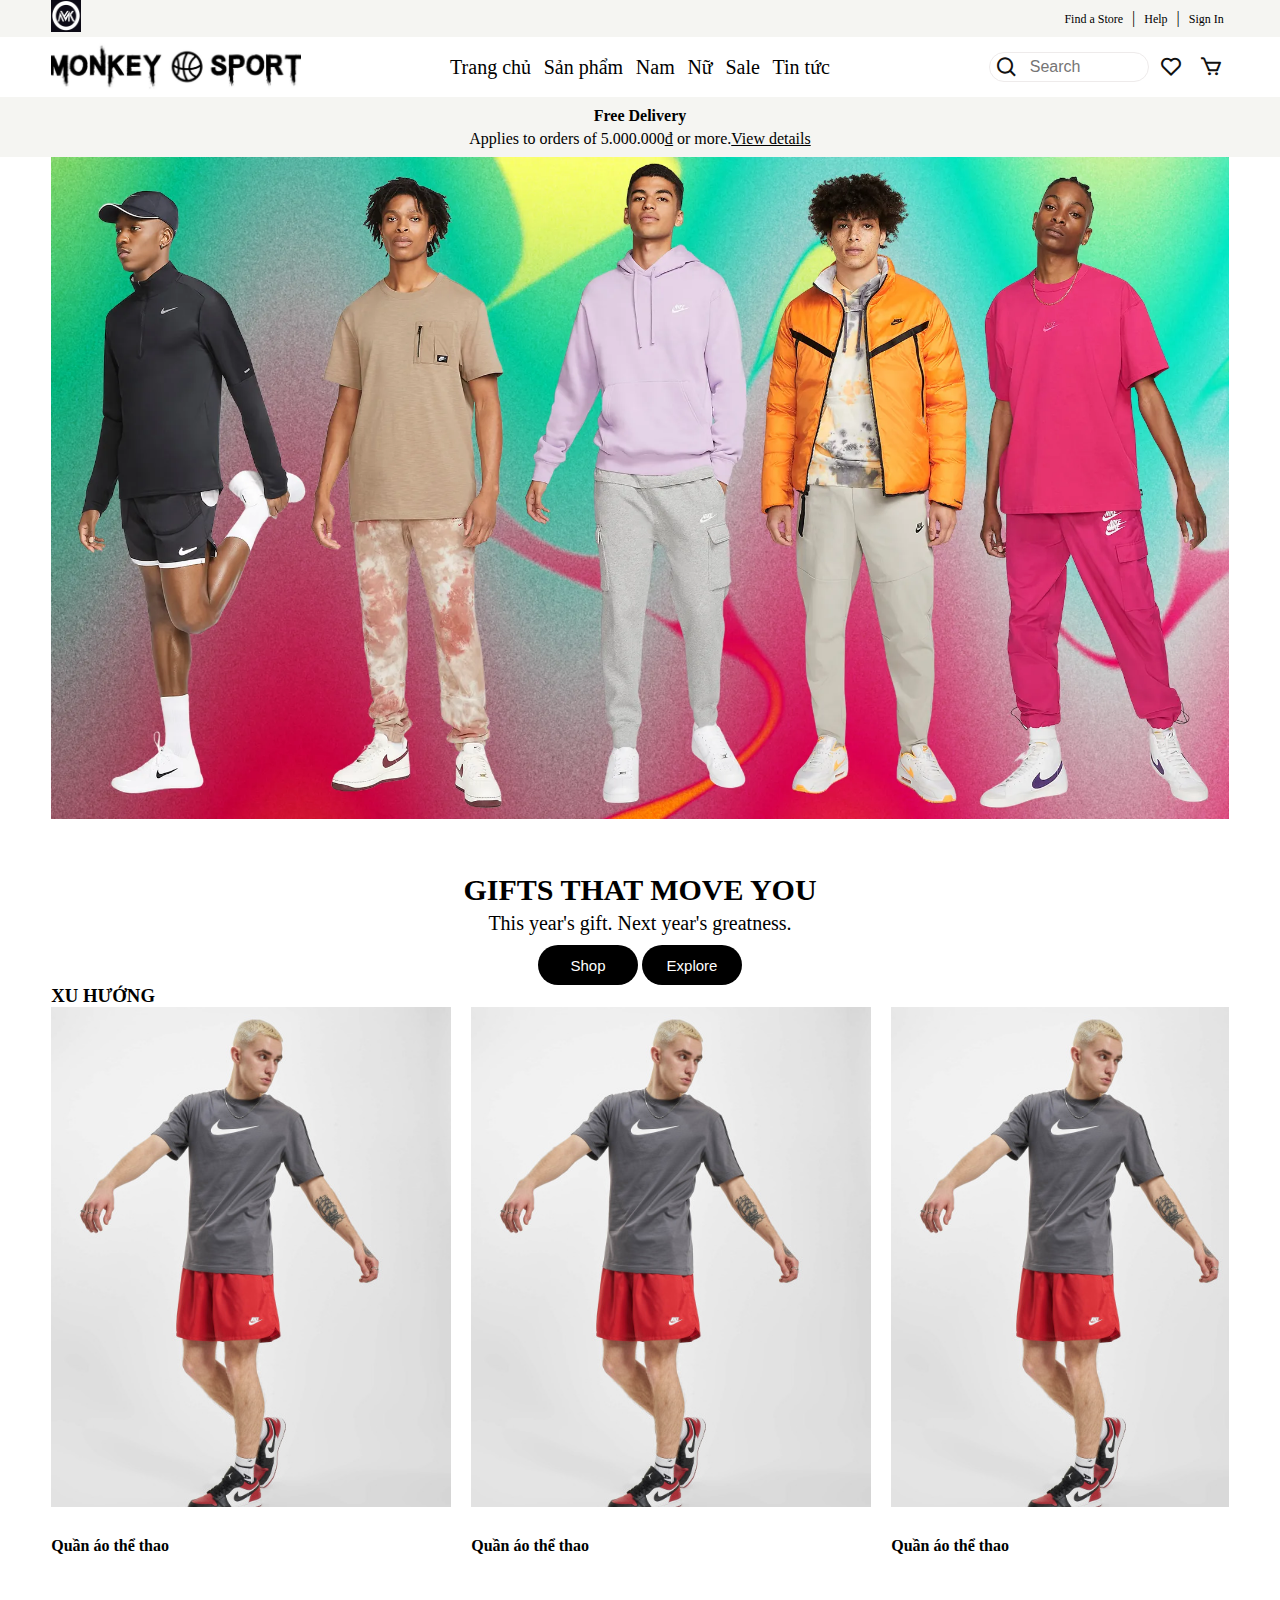
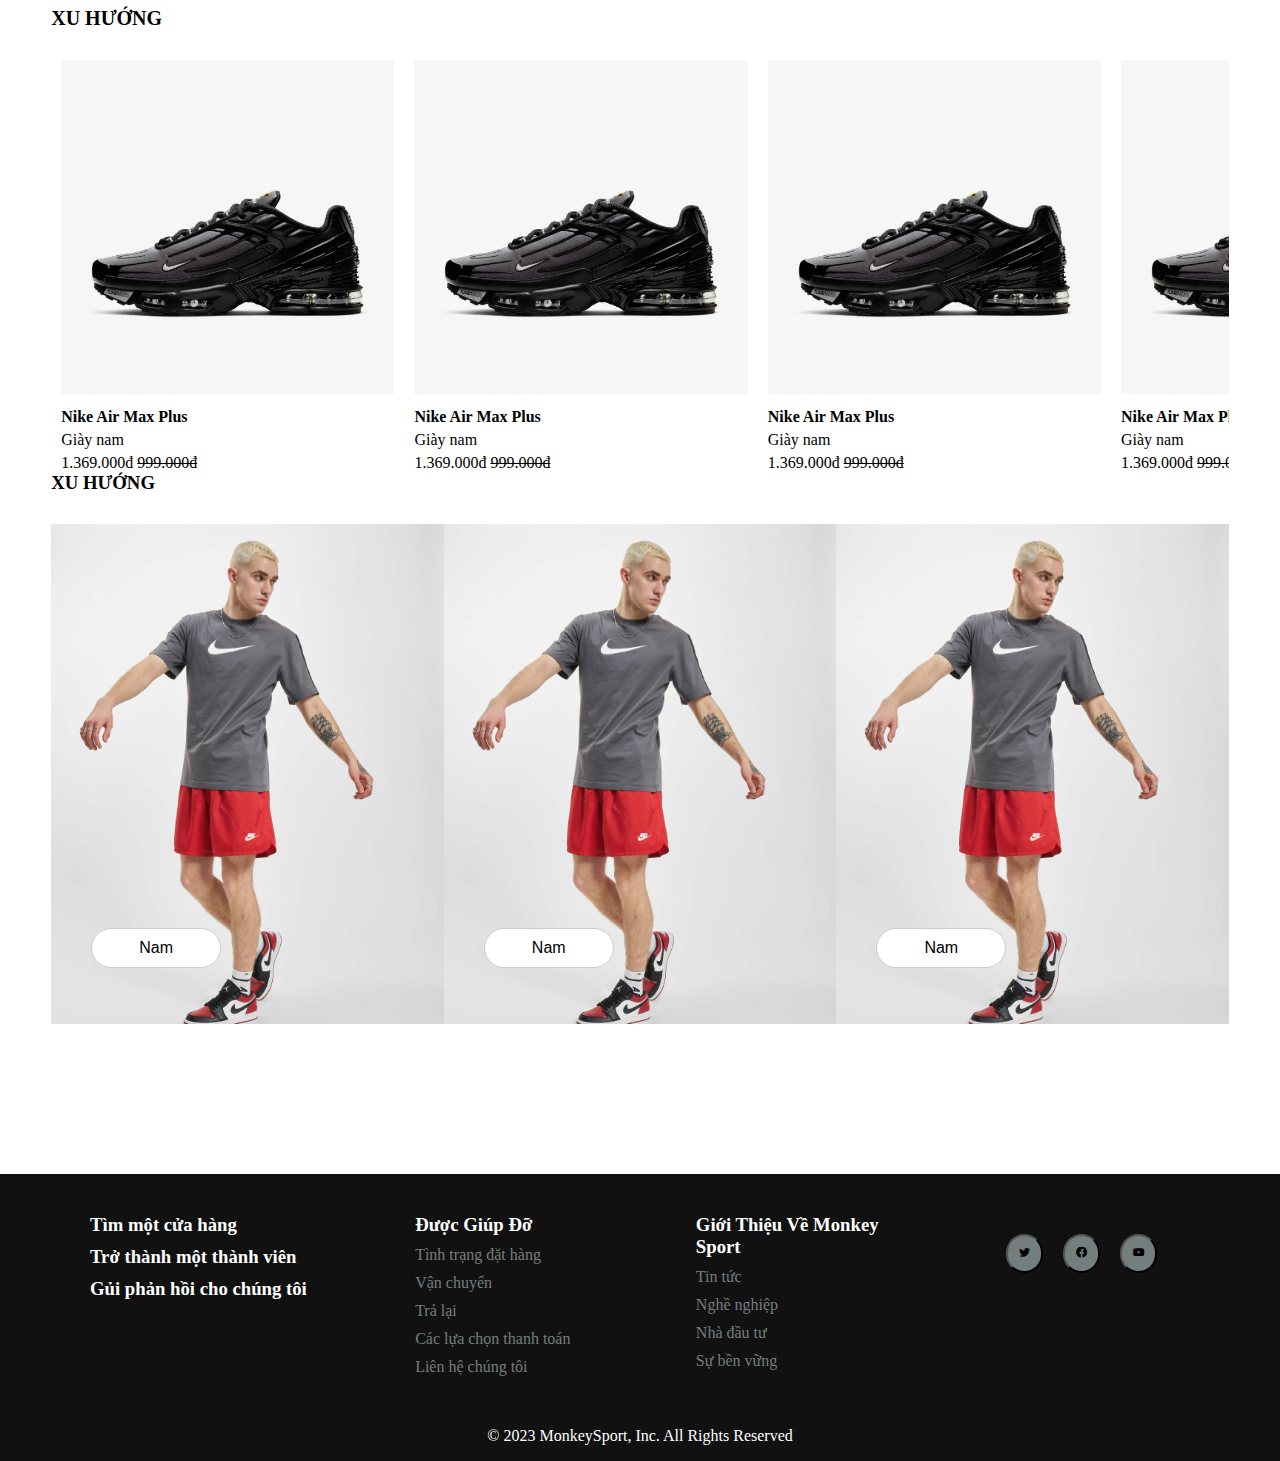
<file: duyindex.html>
<!DOCTYPE html>
<html lang="en">
<head>
    <meta charset="UTF-8">
    <meta name="viewport" content="width=device-width, initial-scale=1.0">
    <link rel="shortcut icon" type="image/x-icon" href="assets\img\favicon.png">
    <link href='https://unpkg.com/boxicons@2.1.4/css/boxicons.min.css' rel='stylesheet'>
    <link rel="stylesheet" href="https://cdn.jsdelivr.net/npm/bootstrap-icons@1.11.1/font/bootstrap-icons.css">
    <link rel="stylesheet" href="css/duyindex.css">
    <link rel="stylesheet" href="css/responsive.css">
    
    <title>Document</title>
</head>
<body>
    <div class="container">
      <div class="box-all">
      <div class="box-2-1-2" id="show">
        <div class="khung" id="show1">
          <div class="close">
          <button id="btn2">
            <i class="bi bi-x-lg"></i>
        </button>
         </div>
         <div style="height:50%;">
        <ul >
         <li><a href="#">Trang chủ  </a><button id="btn3"><i class="bi bi-chevron-right"></i></button></li>
         <li><a href="#">Sản phẩm   </a><button id="btn4"><i class="bi bi-chevron-right"></i></button></li>
         <li><a href="#">Nam        </a><button id="btn5"><i class="bi bi-chevron-right"></i></button></li>
         <li><a href="#">Nữ         </a><button id="btn6"><i class="bi bi-chevron-right"></i></button></li>
         <li><a href="#">Sale       </a><button id="btn7"><i class="bi bi-chevron-right"></i></button></li>
         <li><a href="#">Tin tức    </a><button id="btn8"><i class="bi bi-chevron-right"></i></button></li>
         </ul>
        </div>
        <div>
            <p>Become a Nike Member for the best products, inspiration and stories in sport. <a href="">Learn more</a></p>
            <div class="nextt">
                <button class="button1">Shop</button>
                <button class="button1">Explore</button>
                </div>
        </div>
         <div class="logo1">
            <a href=""><img src="images/logo1.jpg" alt=""></a> 
         </div>
        </div>
        <div class="khung" id="show2">
          <div class="close">
          <button id="btn2-1"><i class="bi bi-chevron-left"></i></button>
         </div>
        <ul >
         <li><a href="#">home 1  </a></li>
         <li><a href="#">home 2   </a></li>
         </ul>
        </div>
      </div>
      </div>
<header>
   <div class="logo-menu1" >
    <div class="logo1">
       <a href=""><img src="images/logo1.jpg" alt=""></a> 
    </div>
   
    <div class="menu1">
        <ul> <a href=""><span>Find a Store</span></a>
            <span>|</span>
        <a href=""><span>Help</span></a>
            <span>|</span>
            <a href=""><span>Sign In</span></a>
        </ul>
    </div>
  </div>
</header>
<nav>
  <div class="auto92">
    <div class="logo2">
    <a href=""><img src="images/logo2.jpg" alt=""></a>
    </div>
    <div class="box-2">
        <ul class="menu_index">
            <li class="menu_item">
            <a href="#" class="menu_link">Trang chủ</a>
            <div class="menu_child">
                <div class="menu_child-item">
                   <h4>Element</h4>
                   <ul class="menu_child-list">
                    <li><a href="">a</a></li>
                    <li><a href="">a</a></li>
                    <li><a href="">a</a></li>  
                    <li><a href="">a</a></li>
                    <li><a href="">a</a></li>
                   </ul>
                </div>
                <div class="menu_child-item">
                    <h4>Element</h4>
                  <ul class="menu_child-list">
                     <li><a href="">b</a></li>
                     <li><a href="">b</a></li>
                     <li><a href="">b</a></li>  
                     <li><a href="">b</a></li>
                     <li><a href="">b</a></li>
                  </ul>
                 </div>
                 <div class="menu_child-item">
                    <h4>Element</h4>
                    <ul class="menu_child-list">
                     <li><a href="">c</a></li>
                     <li><a href="">c</a></li>
                     <li><a href="">c</a></li>  
                     <li><a href="">c</a></li>
                     <li><a href="">c</a></li>
                    </ul>
                 </div>
                 <div class="menu_child-item">
                    <h4>Element</h4>
                    <ul class="menu_child-list">
                     <li><a href="">d</a></li>
                     <li><a href="">d</a></li>
                     <li><a href="">d</a></li>  
                     <li><a href="">d</a></li>
                     <li><a href="">d</a></li>
                    </ul>
                 </div>
   
            </div>
            </li>
            <li class="menu_item"><a class="menu_link" href="#" >Sản phẩm </a></li>
            <li class="menu_item"><a class="menu_link" href="#">Nam</a></li>
            <li class="menu_item"><a class="menu_link" href="#">Nữ</a></li>
            <li class="menu_item"><a class="menu_link" href="#">Sale</a></li>
            <li class="menu_item"><a class="menu_link" href="#">Tin tức</a></li>
        </ul>
    </div>

   
    <div class="box-3">
        <div class="search_bar">
          <div class="timkiem">
            <form action="#">
                <button type="submit"><i class="bx bx-search"></i></button>
                <input placeholder="Search" type="text">
            </form>
          </div>
          <div class="giohang">
            <div class="iconhiden">
              <a href="#"><i class="bx bx-search"></i></a>
            </div>
          <div class="icon">
            <div class="iconshow">
            <a href="#"><i class="bx bx-heart"></i></a>
            </div>
          </div>
          <div class="icon">
        
            <a href="#"> <i class="bx bx-cart"></i></a>
          </div>
          <div class="pd10">
          <div class="box box-2-1">
            <button id="btn1">
                <div class="bagach"></div>
                <div class="bagach"></div>
                <div class="bagach"></div>
               
            </button>
          
        </div>
    </div>
       </div>
        </div>
    </div>
</nav>

<div class="content">
    <h4>Free Delivery</h4>
    <p>Applies to orders of 5.000.000₫ or more.<a href="">View details</a></p>
</div>
<div class="banner">
    <img src="images/banner.webp" alt="" >
</div>
<div class="content2">
    <h1>GIFTS THAT MOVE YOU</h1>
    <p>This year's gift. Next year's greatness.</p>
    <div class="nextt">
    <button class="button1">Shop</button>
    <button class="button1">Explore</button>
    </div>
</div>
<main>
    <h3>XU HƯỚNG</h3>
    <div class="dacsac">
        <div class="boxa">
            <img src="images/sanphamnam.jpg" alt="">
            <div class="boxname">
            <h4>
                Quần áo thể thao
            </h4>
            </div>
        </div>
        <div class="boxa">
            <img src="images/sanphamnam.jpg" alt="">
            <div class="boxname">
            <h4>
                Quần áo thể thao
            </h4>
            </div>
        </div>
        <div class="boxa">
            <img src="images/sanphamnam.jpg" alt="">
            <div class="boxname">
            <h4>
                Quần áo thể thao
            </h4>
            </div>
        </div>
       
    </div>
</main>
<main>
  <div class="new">
<h3>XU HƯỚNG</h3>
<div class="trending">
      <div class="col1">
          <img src="images\disuwww5uxkqulu2aivh.webp" alt="">
          <h4>Nike Air Max Plus </h4>
          <p>Giày nam</p>
          <div class="price">
          <p>1.369.000đ <del>999.000đ</del></p>
          </div>
        </div>
        <div class="col1">
            <img src="images\disuwww5uxkqulu2aivh.webp" alt="">
            <h4>Nike Air Max Plus </h4>
            <p>Giày nam</p>
            <div class="price">
            <p>1.369.000đ <del>999.000đ</del></p>
            </div>
          </div>
          <div class="col1">
            <img src="images\disuwww5uxkqulu2aivh.webp" alt="">
            <h4>Nike Air Max Plus </h4>
            <p>Giày nam</p>
            <div class="price">
            <p>1.369.000đ <del>999.000đ</del></p>
            </div>
          </div>
          <div class="col1">
            <img src="images\disuwww5uxkqulu2aivh.webp" alt="">
            <h4>Nike Air Max Plus </h4>
            <p>Giày nam</p>
            <div class="price">
            <p>1.369.000đ <del>999.000đ</del></p>
            </div>
          </div>
          <div class="col1">
            <img src="images\disuwww5uxkqulu2aivh.webp" alt="">
            <h4>Nike Air Max Plus </h4>
            <p>Giày nam</p>
            <div class="price">
            <p>1.369.000đ <del>999.000đ</del></p>
            </div>
          </div>
      </div>
    
</main>
<main>
    <h3>XU HƯỚNG</h3>
    <div class="chuy">
        <div class="boxa">
            <img src="images/sanphamnam.jpg" alt="">
            <div class="boxname">
           <button class="btn_danhmuc">Nam</button>
            </div>
        </div>
        <div class="boxa">
            <img src="images/sanphamnam.jpg" alt="">
            <div class="boxname">
                <button class="btn_danhmuc">Nam</button>
            </div>
        </div>
        <div class="boxa">
            <img src="images/sanphamnam.jpg" alt="">
            <div class="boxname">
                <button class="btn_danhmuc">Nam</button>
            </div>
        </div>
       
    </div>
</main>
<footer>
    
    <div class="thongtin" >
        
    <div class="thongtin1">
        <h3>Tìm một cửa hàng</h3>
        <h3>Trở thành một thành viên</h3>
        <h3>Gủi phản hồi cho chúng tôi</h3>
      </div>
      <div class="thongtin1">
        <h3>Được Giúp Đỡ</h3>
        <li><a href="">Tình trạng đặt hàng</a></li>
        <li><a href="">Vận chuyển</a></li>
        <li><a href="">Trả lại</a></li>
        <li><a href="">Các lựa chọn thanh toán</a></li>
        <li><a href="">Liên hệ chúng tôi</a></li>
      </div>
      <div class="thongtin1">
        <h3>Giới Thiệu Về Monkey <br>Sport</h3>
        <li><a href="">Tin tức</a></li>
        <li><a href="">Nghề nghiệp</a></li>
        <li><a href="">Nhà đầu tư</a></li>
        <li><a href="">Sự bền vững</a></li>
      </div>
      <div class="thongtin1">
        <div class="icon2">
          <button><i class="bx bxl-twitter"></i></button>
          <button><i class="bx bxl-facebook-circle"></i></button>
          <button><i class="bx bxl-youtube"></i></button>
        </div>
      </div>
    </div>
    <div class="footercon">
    <p>© 2023 MonkeySport, Inc. All Rights Reserved</p>
    </div>

</footer>
   <script src="js/menu.js"></script>
</body>
</html>
</file>
<file: css/index.css>
@font-face {
    font-family: ;
    src: url();
}
  * {
    max-width: 100%;
    margin: 0 auto;
    box-sizing: border-box;
  }
  /* ALL  CSS*/
  .container {
    margin: auto;
    padding: 0px;
    box-sizing: border-box;
  }
  /* HEADER CSS */
  
  header{
    line-height: 36px;
    background-color: #F5F5F2;
    text-align: center;
  }
  header .logo1 img{
    width: 32x;
    height: 32px;
    
    
  }
  header .logo1{
    width: 30px;
    height: 30px;
    margin-left: 0px;
  }
   /*  BOX MENU-LOGO*/
  .logo-menu1{
    width: 92%;
    display: grid;
    grid-template-columns: 1fr 1fr;
  }
   /*  BOX MENU-LOGO*/
  .menu1 {
   margin-right: 0px;
  }
  .menu1 a {
    padding-right: 0px;
    font-size: 12px;
    text-decoration: none;
    color: black;
    font-weight: 500;
    cursor: pointer;
  }
  
  .menu1 span{
    padding-right: 5px;
  }
  .menu1 a :hover {
    text-decoration: underline;
  }
  
   /*  MENU NAV 2*/
  
  nav{
    width: 100%;
    position: relative;
   
    background-color: #fff;
  }
  
.menu_child{
    position: absolute;
    top: 100%;
    left: 0;
    width: 100%;
    background-color:blue;
    display: flex;
    opacity: 0;
    visibility: hidden;
    transition: 0.1s;
    z-index: 2;
}
.menu_item:hover{
border-bottom: 2px solid black;

}

.menu_item:hover .menu_child{
opacity: 1;
visibility: visible;
}

.menu_child-item{
    width: 25%;
   
    justify-content: left;
   
}
.menu_child-item h4{
   
    
    padding-left: 100px;
   
}
.menu_child-list{
   
  list-style: none;
  padding-left: 100px;
 
}
.menu_child-list a{
 
  text-decoration: none;
  color: black;
}
.auto92{
    height: 60px;
    width: 92%;
    display: grid;
    grid-template-columns: 1fr 1fr 1fr ;
    

}
  .logo2 img{
    padding: 0px;
    width: 250px;
    object-fit: cover;
   
  }
  .logo2{
  margin-left: 0px;
  }
  
  nav .logo2{
   
    width: 250px;
    height: 60px;
   
  }
  .box-3{ 
  
    width: 100%;
    height: 60px;
    margin-right: 0px;
  }
  
  nav .box-3{
    display: flex;  justify-content: center;
  }
  .box-2 {
  height: 60px;
  }
  .menu_index{
    padding-left: 0px;
    line-height: 64px;
    display: flex; 
    width: 100%;
    
  }
  
  .menu_item {
   list-style: none;  
   height: 60px; 

  }
  
  .menu_link {
    display: block;
    margin-left: 0;
    text-decoration: none;
    color: black;
    font-size: 20px;
    padding-left: 5px;
    margin-left: 5px;
  }
 
  
  nav .logo1{
    width: 30px;
    height: 30px;
  
  }
  
  
  nav img{
   
    width: 60px;
    height: 60px;
  
  } 
  .iconhiden{
    display: none;
  }
  .search_bar{
    display: flex;
    justify-content: center;
    align-items: center;
    height: 60px;
    margin-right: 0px;
   
  }
  .giohang{
    display: flex;
    justify-content: center;
    align-items: center;
    height: 60px;
    margin-right: 0px;
  }
  .search_bar form {
    position: relative;
    
  }
  .search_bar form input {
      width: 160px;
      height: 30px;
      background: none;
      border-radius: 30px;
      font-size: 16px;
      border: 1px solid rgb(238, 235, 235);
    padding: 0 0px 0 40px;
  }
  .search_bar form input:hover {
    background: rgb(224, 221, 221);
}
  .search_bar form button {
      border-radius: 100%;
      position: absolute;
      left: 0;
      
      background: none;
      border: 0;
      font-size: 24px;
      color: #333333;
      height: 30px;
      width: 30px;
      cursor: pointer;
      -webkit-transition: .3s;
      transition: .3s;
      top: 0;
  }
  .search_bar form button:hover{
    background: rgb(224, 221, 221);
  }
  .box-2-1{
    display: none;
  }
  .icon{
  border-radius: 100%;
  padding-left: 10px;

  
  }
  .icon i{
    text-align: center;
  color: #111111;
  width: 30px;
  line-height: 30px;
  font-size: 24px;
  }
  .timkiem i{
  color: #111111;
  width: 30px;
  line-height: 30px;
  font-size: 24px;
  }
  .icon i:hover{
  background: rgb(224, 221, 221);
  border-radius: 100%;
  }
  
  .content{
  text-align: center;
  background-color:  #F5F5F2;
  height: 60px;
  }
  .content a{
   color: black;
    }
  h4{
  padding-top: 10px;
  }
  p{
  padding-top: 5px;
  }
  .banner{
  width: 92%;
  text-align: center;
  }
  .banner img {
  object-fit: cover;
  }
  .content2{
  margin-top: 50px;
  text-align: center;
  }
  .content2 h1{
    font-size: 30px;
  }
  .content2 p{
    font-size: 20px;
  }
  .new h3 {
    font-size: 20px;
  }
  .nextt{
  margin-top: 10px;
  
  }
  .button1{
    opacity: 1;
  border: none;
  width: 100px;
  color: white;
  background-color: black;
  border-radius: 40px;
  height: 40px;
  font-size: 15px;
  }
  .nextt button:hover{
    background-color: #747E7E;
  }
  .button1:hover{
    border: none;
    width: 100px;
    color: white;
    background-color: black;
    opacity: 0.6;
    border-radius: 40px;
    height: 40px;
    }
  main{
    margin-top: 25px;
    width: 92%;
  }
  main h2{
  padding-left: 4%;
  }
  
  .trending{
  display: flex;
  overflow-x:auto;
  margin-top: 30px;
  flex-wrap: nowrap;
  flex-direction: row;
  width: 100%;
  }
  .col1{
    width: 300px;
    margin-right: 20px;
    flex: 0 0 auto;
    height: 400px;
  }
  
  
  
  footer{
  display: grid;
  margin-top: 50px;
  height: 100%;
  background-color: #111111;
  color: white;
  grid-template-columns: 1fr;
  
  }
  
  .thongtin{
  width: 92%;
  display: grid;
  grid-template-columns: 1fr 1fr 1fr 1fr;
  }
  .footercon{
    margin-top: 30px;
    line-height: 50px;
  }
  .thongtin1{
  margin-top: 30px;
  margin-left: auto;
  }
  .thongtin1 h3{
  padding-top: 10px;
  }
  .thongtin1 p{
  padding-top: 140px;
  }
  .thongtin1 li{
  padding-top: 10px;
  list-style: none;
  }
  .thongtin1 li a {
  color: #747E7E;
  
  text-decoration: none;
  }
  .thongtin1 li a:hover{
  color: white;
  }
  
  .icon2 button{
  border-radius: 50px;
  padding: 10px;
  background-color: #747E7E;
  }
  .icon2 button:hover {
  background-color: white;
  }
  .icon2{
  padding-top: 30px;
  display: grid;
  grid-template-columns: 1fr 1fr 1fr;
  grid-gap: 20px;
  height: 30px;
  }
  .box-all {
    display: none;
  
  }
  .menu2-1{
    display: none;
    position:fixed;
    z-index: 1;
    width: 100%;
    height: 400px;
    overflow: auto;
    background-color:white;
  }
  .menu2-1 ul li{
   list-style: none;
  }
  .menu2-1 ul li a{
    text-decoration: none;
    color: #111111;
    padding-left: 500px;
   }
   .dacsac{
    margin-top: 20px;
   display: grid;
   grid-template-columns: 1fr 1fr 1fr;
   overflow-x: auto;
   gap: 20px;
   }
   .dacsac::-webkit-scrollbar {
    height: 9px;
    width: 1rem;
    }
    
    .dacsac::-webkit-scrollbar-track {
    background-color: white;
    border-radius: 100px;
    }
    
    .dacsac::-webkit-scrollbar-thumb {
    background-color: rgb(146, 146, 146);
    border-radius: 100px;
    
    }
    .trending::-webkit-scrollbar {
        height: 9px;
        width: 1rem;
        }
        
        .trending::-webkit-scrollbar-track {
        background-color: white;
        border-radius: 100px;
        }
        .trending::-webkit-scrollbar-thumb {
        background-color: rgb(146, 146, 146);
        border-radius: 100px;
        opacity: 0;
        visibility: hidden;
        }
   .chuy{
    margin-top: 20px;
    display: grid;
    grid-template-columns: 1fr 1fr 1fr;
    padding-left: 0;
    padding-right: 0;
    gap: 2%;
   } 
  
   .boxa{
    width: 450px;
    height: 550px;

   }
   .boxname{
    line-height: 20px;
    
   }
   .boxa h4{
   padding-top: auto;
   padding-bottom: auto;

   }
   .btn_danhmuc{
    position: absolute;
    background-color: #fff;
    border: 1px solid #ccc;
    width: 130px;
    height: 40px;
    border-radius: 40px;
    font-size: 16px;
    margin-top: -100px;
    margin-left: 40px;
   }
   .btn_danhmuc:hover{
    background-color: #ccc;
    opacity: 0.8;
   }
   
   .boxa img{
    width: 450px;
    height: 500px;
    object-fit: cover;
   }
   .chuy::-webkit-scrollbar {
    width: 10px;
    }
    
    .chuy::-webkit-scrollbar-track {
    background-color: #e4e4e4;
    border-radius: 100px;
    }
    
    .chuy::-webkit-scrollbar-thumb {
    background-color: #ccc;
    border-radius: 100px;
    }
  @media (max-width: 767px) {
  nav.box-2{
    display: none;
  }
}
/* css san pham */  
.box-all-sp{
  margin-top: 18px;
    display: grid;
    grid-template-columns: 1fr 1fr 1fr;
    gap: 2%;
    height: 100%;
}
.header-main{
    margin-top: 90px;
    margin-bottom: 20px;
    display: grid;
    grid-template-columns: 1fr 1fr;
    gap: 0%;
}
.new-sp-all{
width: 100%;
}
.new-sp-all h4{
   padding-top: 0px;
    }
.new-sp-loc{
    margin-right: 0px;
    width: 200px;
    display: flex;
    justify-content: space-between;
    margin-top: 0px;
    margin-bottom: 0px;
    position: relative;
    }
.new-sp-loc ul li{
list-style: none;
}

.sx{
   display: block;
    margin-left: 20%;
    position: absolute;
    left: 0;
    width: 80%;
    background-color:white;
    display: flex;
    border-bottom-left-radius: 20px;
    transition: 0.1s;
    margin-top: 20px;
    opacity: 0;
    visibility: hidden;

}
.sx-ul{
color: #111111;
height: 90px;
}
.sx li{
  padding-top: 0px;

}
.sx li a{
  line-height: 20px;
  display: flex;
  justify-content: flex-end;
  padding-right: 20px;
  text-decoration: none;
  color: #111111;
 

}
#btn_lisx_up{
  display: none;
}
#btn_lisx_down{
  display: block;
}
#loc{
  display: grid;
  grid-template-columns: 1fr;
  height: 560px;
}
.menu_link_black{
  color: #111111;
  text-decoration: none;
}
.sticky{
  position: fixed;
top: 0;
}

/* .lisx:active .sx{
  
  opacity: 1;
  visibility: visible;
} */
/* chitietsanpham */
.main_ctsp{
  margin-top: 140px;
  display: flex;
  align-items: start;
  gap: 0;
}

.img_sp{
  width: 50%;
  position: sticky;
  top: 50px;
}
.img_sp img{
  display: block;
  margin-right: 0;
  width: 550px;
  height: 600px;
  border-radius: 10px;
}
.ttsp p{
  margin-bottom: 10px;
}

.ttsp h4{
 padding-top: 0px;
}
.size{
  margin-top: 20px;
}
form input[type="button"]{
  border: 1px solid #ccc;
  width: 100px;
  height: 50px;
  background-color: #fff;
  color: black;
  border-radius: 6px;
}

.size form{
  display: grid;
grid-template-columns: 1fr 1fr 1fr;
gap: 10px;
}
.buyortym{
  padding-top: 30px;
  display: grid;
  grid-template-columns: 1fr;
  gap: 10px;
  width: 340px;
}
.buyortym p{
  padding-top: 20px;
  padding-left: 0;
  padding-bottom: 20px;
}
.buyortym input[type="button"],
.buyortym input[type="submit"]{
  width: 340px;
  height: 50px;
  border-radius: 30px;

}
.buyortym input[type="button"]{
  background-color: #fff;
  border: 1px solid #ccc;
  color: #111111;
}
.buyortym input[type="submit"]{
  background-color: black;
  color: white;
}
.color{
  display: flex;
  gap: 5px;
}
.color img{
  width: 60px;
  height:60px;
}
summary{
  line-height: 52px;
  z-index: 1;
 position: sticky;
top: 0;
background-color: white;
}
.list_loc{
  margin-top: 20px;
  overflow-y: auto;
  height: 500px;
}

.list_loc::-webkit-scrollbar {
  width: 6px;
  }
  
  .list_loc::-webkit-scrollbar-track {
  background-color: #fff;
  border-radius: 100px;
  }
  
  .list_loc::-webkit-scrollbar-thumb {
  background-color: #ccc;
  border-radius: 100px;
  }
  .danh_gia a{
    display: block;
    padding-top: 20px;
    padding-bottom: 20px;
    color: black;
  }
  .danh_gia a{
    display: block;
    padding-top: 20px;
    padding-bottom: 20px;
    color: black;
  }
  .ul_danhgia{
    line-height: 60px;
  }
  .ul_danhgia li{
   list-style:none;
  }
</file>
<file: css/responsive.css>
@media only screen and (min-width: 480px) and (max-width: 767px) {
    header{
        line-height: 36px;
        display: flex;
        justify-content: space-between;
        background-color: #F5F5F2;
        display: none;
      }
     .logo1{
      width: 40px;
      margin-top: 10px;
     }
      .auto92{
        width: 92%;
        display: grid;
        grid-template-columns: 1fr 1fr ;
        height: 60px;
        text-align: center;
      }
      .box-2 {
        display: none;
        
      }
      nav{
        top: 0;
      }
      nav .logo2{
        width: 200px;
        height: 60px;
       
      }
      .logo2 img{
        width:200px;  
        object-fit: cover;
       
      }
      .timkiem{
        display: none;
       
       
      }
    
    .iconhiden{
        display: block;

    }
    
    .iconhiden{
        border-radius: 100%;
        
        
        }
    .pd10{
      padding-left: 10px;
    }
    .iconhiden i{  
        color: #111111;
        width: 30px;
        line-height: 30px;
        font-size: 24px;
    }
    .iconhiden i:hover{
        background: rgb(224, 221, 221);
        border-radius: 100%;
       
    }
    .box-2-1{
      display: block;
      width: 30px;
      height: 30px;
      
  
    }
    .bagach{
      width: 20px;
      height: 2px;
      background-color: black;
      margin: 4px 0;
     }
   
    .box-2-1 button{
       
       background-color: white;
       border: none;
       border-radius: 100%;
       width: 30px;
       height: 30px;
    }
    .box-2-1 >button:hover {
      background-color: rgb(224, 221, 221);
      
   }
    .thongtin{
        width: 92%;
        justify-content: center;
        display: grid;
        grid-template-columns: 1fr;
        }
    .thongtin1{
            margin-top: 30px;
            text-align: center;

            }
      .khung{
            background-color: #fff;
            width: 62%;
            margin-right: 0px;
            height: 100%;
        }
      .khung button{
           border: none;
           background-color: #fff;
           border-radius: 100%;
           width: 30px;
           height: 30px;
           
           color: black;
           font-size: 24px;
        }
        .close{
            margin-right: 20px;
        }
        .khung i{
          color: #111111;
          width: 30px;
          line-height: 30px;
          font-size: 20px;
        }
        .khung button:hover{
            
            background-color: #ccc;
            
         }
         .box-all{
            display: block;
         }
        .box-2-1-2 {
            display: none;
            position:fixed;
            z-index: 1;
            width: 100%;
            height: 100%;
            overflow: auto;
          
            background-color: rgb(0, 0, 0);
            background-color: rgba(0, 0, 0, 0.4);
}
          
          
          .close{
            display:grid;
            width: 90%;
            
          }
          .close button{
           margin-right: 0px;
           margin-top: 10px;
          }
         
          .box-2-1-2 ul{       
           height: 200px;
           
          }
          .box-2-1-2 ul li{
          
            display: grid;
            grid-template-columns: 1fr 1fr;
            list-style: none;
            margin-top: 20px;
          }
          .box-2-1-2 ul li button{
            margin-right: 15%;
          }
          .box-2-1-2 ul li a{
            margin-left: 0px;
            width: 80%;
            font-size: 24px;
            color: black;
            text-decoration: none;
          }
          .chuy{
        display: grid;
        grid-template-columns: 1fr;
        gap: 0;
          }
          .btn_danhmuc{
            position: absolute;
            background-color: #fff;
            border: 1px solid #ccc;
            width: 130px;
            height: 40px;
            border-radius: 40px;
            font-size: 16px;
            margin-top: -70px;
            margin-left: 20px;
           }
         
}
</file>
<file: css/style.css>
*{
  margin: 0;
 padding: 0;
 box-sizing: border-box;
 
 font-family: sans-serif;
 font-size: 0.8vw;
}
body{
  display: flex;
  justify-content: center;
  align-items: center;
  min-height: 100vh;
  background: url('../images/emg.jpg') no-repeat;
  background-size: cover;
  background-position: center;
  
}
.login {
  width: 420px;
  background-color: transparent;
  border: 2px solid rgba(255,255,255, .2);
  backdrop-filter: blur(10px);
  box-shadow: 0 0 10px rgba(0,0,0,.1);
  color: #fff;
  border-radius: 10px;
  padding: 30px 40px;
}
.login h5{
  font-size: 25px;
  padding-top: 10px;
  text-align: center;
  color: black;
}
.login .lo1{
  width: 100%;
  height: 50px;
  position: relative;
  margin: 30px 0 ;
  
}
.login input{
 
  width: 100%;
  height: 100%;
  border: none;
  outline: none;
  border: 2px solid rgba(255,255,255, .2);
border-radius: 40px;
font-size: 16px;
padding: 20px 45px 20px 20px;
}
.lo1 input::placeholder{
  color: black;
}
.lo1 i{
position: absolute;
right: 20px;
top: 30%;
color: black;
font-size: 20px;
}
.login .remember{
  
  
  font-size: 14.5px;
  margin: -15px 0 15px;
}
.remember label {
  width: 13px;
  color: black;
}
.remember label input {

  margin-right: 3px;
}
.remember a{
  color: black;
  text-decoration: none;
  font-weight: 600;
}
.remember a:hover {
  text-decoration: underline;
}
.login .btn{
  width: 100%;
  height: 45px;
  background-color: #fff;
  border: none;
  outline: none;
  border-radius: 40px;
  box-shadow: 0 0 10px rgba(0,0,0, .1);
  cursor: pointer;
  font-size: 16px;
  color: #333;
  font-weight: 600;
}
.login .lo2 {
  margin-top: 20px;
  font-size: 14px;
  text-align: center;
  color: black;
  margin: 20px 0 15px;

}
.lo2 p a {
  text-decoration: none;
  color: black;
  font-weight: 600;
}
.lo2 p a:hover{
  text-decoration: underline;
}
.lo3 input:hover{
background-color: #fff;
}
.thongbao{
  color: red;
}
.lo1 li a {
  text-decoration: none;
list-style: none;
}
</file>
<file: css/duyindex.css>
:root{
    --main-text-font: Arial, Helvetica, sans-serif;
  }
  
  * {
    max-width: 100%;
    margin: 0 auto;
    box-sizing: border-box;
  }
  /* ALL  CSS*/
  .container {
    margin: auto;
    padding: 0px;
    box-sizing: border-box;
  }
  /* HEADER CSS */
  
  header{
    line-height: 36px;
    background-color: #F5F5F2;
    text-align: center;
  }
  header .logo1 img{
    width: 32x;
    height: 32px;
    
    
  }
  header .logo1{
    width: 30px;
    height: 30px;
    margin-left: 0px;
  }
   /*  BOX MENU-LOGO*/
  .logo-menu1{
    width: 92%;
    display: grid;
    grid-template-columns: 1fr 1fr;
  }
   /*  BOX MENU-LOGO*/
  .menu1 {
   margin-right: 0px;
  }
  .menu1 a {
    padding-right: 0px;
    font-size: 12px;
    text-decoration: none;
    color: black;
    font-weight: 500;
    cursor: pointer;
  }
  
  .menu1 span{
    padding-right: 5px;
  }
  .menu1 a :hover {
    text-decoration: underline;
  }
  
   /*  MENU NAV 2*/
  
  nav{
    width: 100%;
    position: relative;
  }
.menu_child{
    position: absolute;
    top: 100%;
    left: 0;
    width: 100%;
    background-color:white;
    display: flex;
    opacity: 0;
    visibility: hidden;
}
.menu_item:hover{
border-bottom: 2px solid black;

}
.menu_item:hover .menu_child{
opacity: 1;
visibility: visible;
}
.menu_child-item{
    width: 25%;
   
    justify-content: left;
   
}
.menu_child-item h4{
   
    
    padding-left: 100px;
   
}
.menu_child-list{
   
  list-style: none;
  padding-left: 100px;
 
}
.menu_child-list a{
 
  text-decoration: none;
  color: black;
}
.auto92{
    height: 60px;
    width: 92%;
    display: grid;
    grid-template-columns: 1fr 1fr 1fr ;
}
  .logo2 img{
    padding: 0px;
    width: 250px;
    object-fit: cover;
   
  }
  .logo2{
  margin-left: 0px;
  }
  
  nav .logo2{
   
    width: 250px;
    height: 60px;
   
  }
  .box-3{ 
  
    width: 100%;
    height: 60px;
    margin-right: 0px;
  }
  
  nav .box-3{
    display: flex;  justify-content: center;
  }
  .box-2 {
  height: 60px;
  width: 100%;
  
  }
  .menu_index{
    padding-left: 0px;
    display: flex;
    line-height: 60px;
   
  }
  
  .menu_item {
   list-style: none;
   height: 58px;
   
  }
  
  .menu_link {
    height: 26px;
    text-decoration: none;
    color: black;
    font-size: 20px;
  }
 
  
  nav .logo1{
    width: 30px;
    height: 30px;
  
  }
  
  
  nav img{
   
    width: 60px;
    height: 60px;
  
  } 
  .iconhiden{
    display: none;
  }
  .search_bar{
    display: flex;
    justify-content: center;
    align-items: center;
    height: 60px;
    margin-right: 0px;
   
  }
  .giohang{
    display: flex;
    justify-content: center;
    align-items: center;
    height: 60px;
    margin-right: 0px;
  }
  .search_bar form {
    position: relative;
    
  }
  .search_bar form input {
      width: 160px;
      height: 30px;
      background: none;
      border-radius: 30px;
      font-size: 16px;
      border: 1px solid rgb(238, 235, 235);
    padding: 0 0px 0 40px;
  }
  .search_bar form input:hover {
    background: rgb(224, 221, 221);
}
  .search_bar form button {
      border-radius: 100%;
      position: absolute;
      left: 0;
      background: none;
      border: 0;
      font-size: 24px;
      color: #333333;
      height: 30px;
      width: 30px;
      cursor: pointer;
      -webkit-transition: .3s;
      transition: .3s;
      top: 0;
  }
  .search_bar form button:hover{
    background: rgb(224, 221, 221);
  }
  .box-2-1{
    display: none;
  }
  .icon{
  border-radius: 100%;
  padding-left: 10px;
  
  }
  .icon i{
  
  color: #111111;
  width: 30px;
  line-height: 30px;
  font-size: 24px;
  }
  .timkiem i{
  color: #111111;
  width: 30px;
  line-height: 30px;
  font-size: 24px;
  }
  .icon i:hover{
  background: rgb(224, 221, 221);
  border-radius: 100%;
  }
  
  .content{
  text-align: center;
  background-color:  #F5F5F2;
  height: 60px;
  }
  .content a{
   color: black;
    }
  h4{
  padding-top: 10px;
  }
  p{
  padding-top: 5px;
  }
  .banner{
  width: 92%;
  text-align: center;
  }
  .banner img {
  object-fit: cover;
  }
  .content2{
  margin-top: 50px;
  text-align: center;
  }
  .content2 h1{
    font-size: 30px;
  }
  .content2 p{
    font-size: 20px;
  }
  .new h3 {
    font-size: 20px;
  }
  .nextt{
  margin-top: 10px;
  
  }
  .button1{
    opacity: 1;
  border: none;
  width: 100px;
  color: white;
  background-color: black;
  border-radius: 40px;
  height: 40px;
  font-size: 15px;
  }
  .nextt button:hover{
    background-color: #747E7E;
  }
  .button1:hover{
    border: none;
    width: 100px;
    color: white;
    background-color: black;
    opacity: 0.6;
    border-radius: 40px;
    height: 40px;
    }
  main{
  width: 92%;
  }
  main h2{
  padding-left: 4%;
  }
  
  .trending{
  display: flex;
  overflow-x:scroll;
  margin-top: 30px;
  
  }
  .col1{
  width: 30%;
  padding-right:10px ;
  padding-left: 10px;
  flex: 0 0 auto;
  }
  .trending::-webkit-scrollbar {
  width: 10px;
  }
  
  .trending::-webkit-scrollbar-track {
  background-color: #e4e4e4;
  border-radius: 100px;
  }
  
  .trending::-webkit-scrollbar-thumb {
  background-color: #ccc;
  border-radius: 100px;
  }
  
  
  footer{
  display: grid;
  margin-top: 50px;
  height: 100%;
  background-color: #111111;
  color: white;
  grid-template-columns: 1fr;
  
  }
  
  .thongtin{
  width: 92%;
  display: grid;
  grid-template-columns: 1fr 1fr 1fr 1fr;
  }
  .footercon{
    margin-top: 30px;
    line-height: 50px;
  }
 
  .thongtin1{
  margin-top: 30px;
  margin-left: auto;
  }
  .thongtin1 h3{
  padding-top: 10px;
  }
  .thongtin1 p{
  padding-top: 140px;
  }
  .thongtin1 li{
  padding-top: 10px;
  list-style: none;
  }
  .thongtin1 li a {
  color: #747E7E;
  
  text-decoration: none;
  }
  .thongtin1 li a:hover{
  color: white;
  }
  
  .icon2 button{
  border-radius: 50px;
  padding: 10px;
  background-color: #747E7E;
  }
  .icon2 button:hover {
  background-color: white;
  }
  .icon2{
  padding-top: 30px;
  display: grid;
  grid-template-columns: 1fr 1fr 1fr;
  grid-gap: 20px;
  height: 30px;
  }
  .box-all {
    display: none;
  
  }
  .menu2-1{
    display: none;
    position:fixed;
    z-index: 1;
    width: 100%;
    height: 400px;
    overflow: auto;
    background-color:white;
  }
  .menu2-1 ul li{
   list-style: none;
  }
  .menu2-1 ul li a{
    text-decoration: none;
    color: #111111;
    padding-left: 500px;
   }
   .dacsac{
   display: grid;
   grid-template-columns: 1fr 1fr 1fr;
   overflow-x: auto;
   gap: 20px;
   }
   .chuy{
    display: flex;
    overflow-x:auto;
    margin-top: 30px;
    justify-content: space-between;
   } 
   .boxa{
    width: 400px;
    height: 600px;

   }
   .boxname{
    line-height: 50px;
    
   }
   .boxa h4{
   padding-top: auto;
   padding-bottom: auto;

   }
   .btn_danhmuc{
    position: absolute;
    background-color: #fff;
    border: 1px solid #ccc;
    width: 130px;
    height: 40px;
    border-radius: 40px;
    font-size: 16px;
    margin-top: -100px;
    margin-left: 40px;
   }
   .btn_danhmuc:hover{
    background-color: #ccc;
    opacity: 0.8;
   }
   
   .boxa img{
    width: 400px;
    height: 500px;
    object-fit: cover;
   }
   .chuy::-webkit-scrollbar {
    width: 10px;
    }
    
    .chuy::-webkit-scrollbar-track {
    background-color: #e4e4e4;
    border-radius: 100px;
    }
    
    .chuy::-webkit-scrollbar-thumb {
    background-color: #ccc;
    border-radius: 100px;
    }
  @media (max-width: 767px) {
  nav.box-2{
    display: none;
  }
}
</file>
